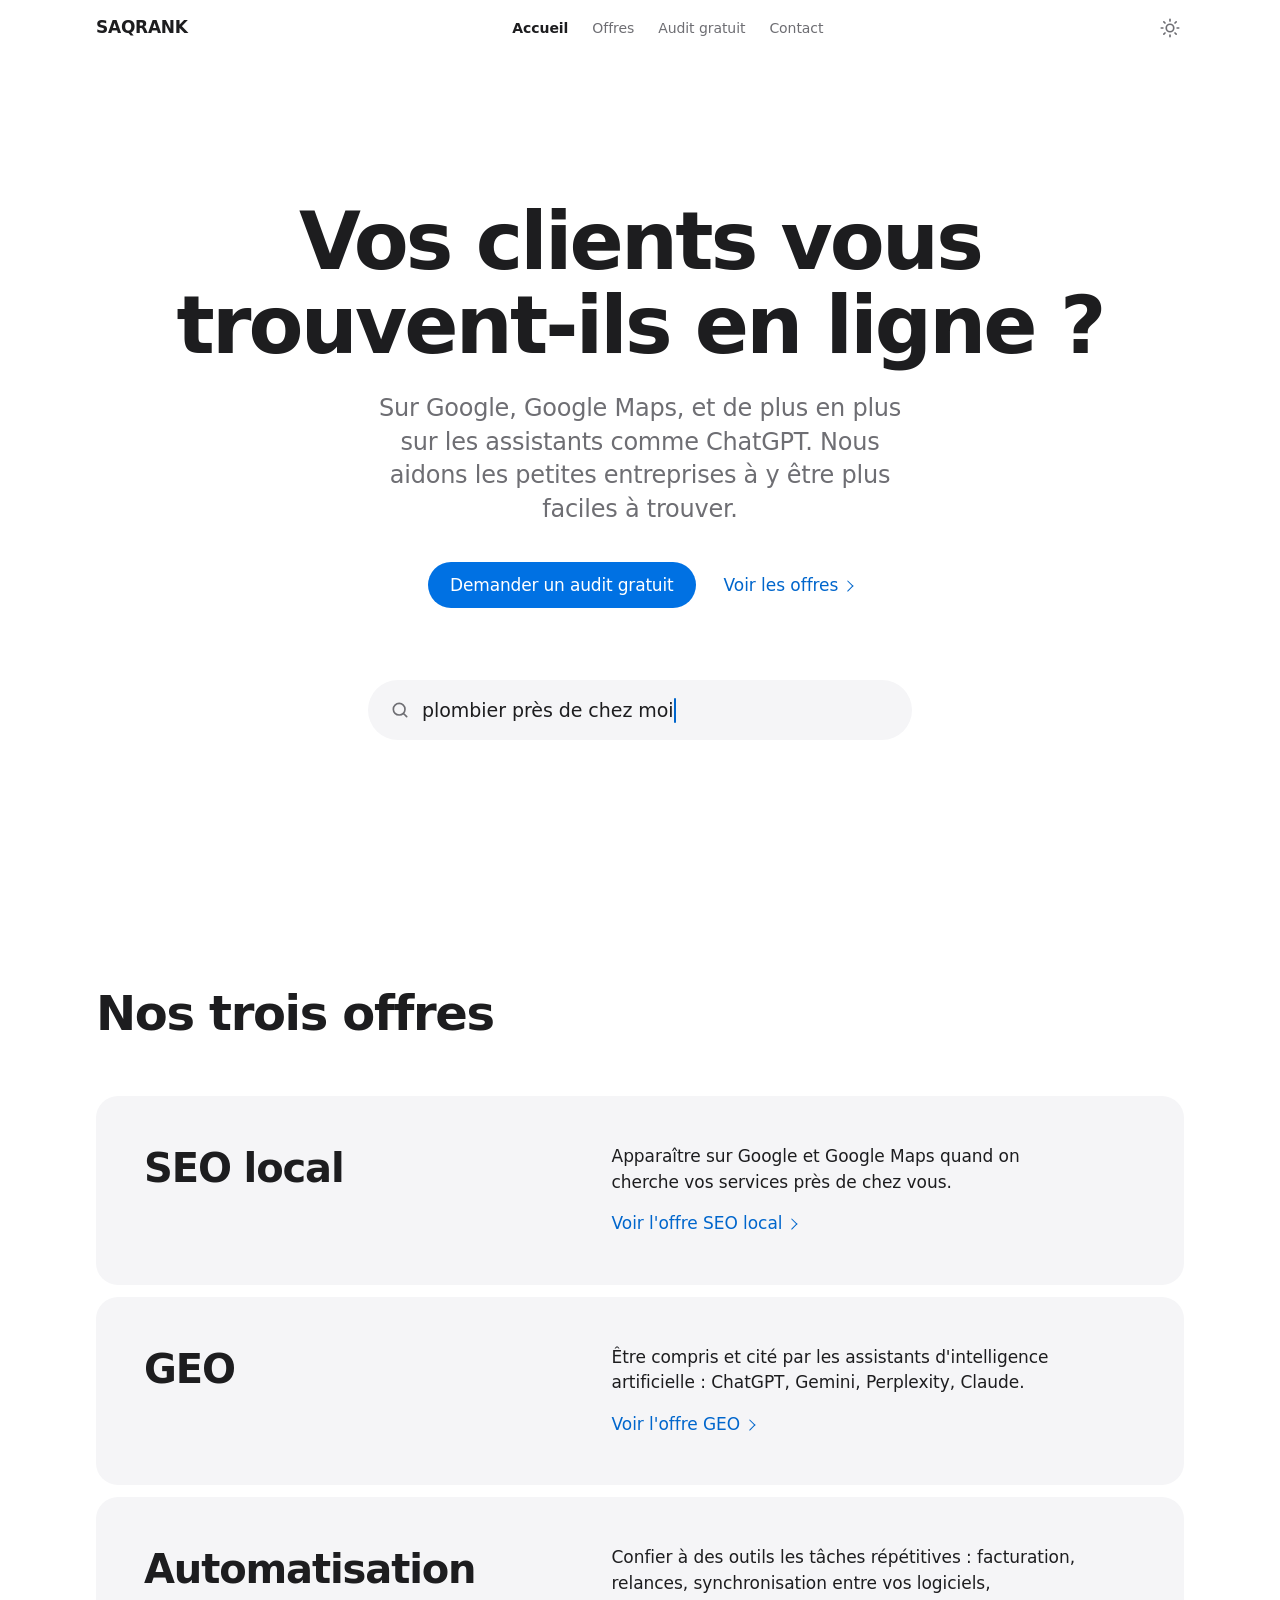
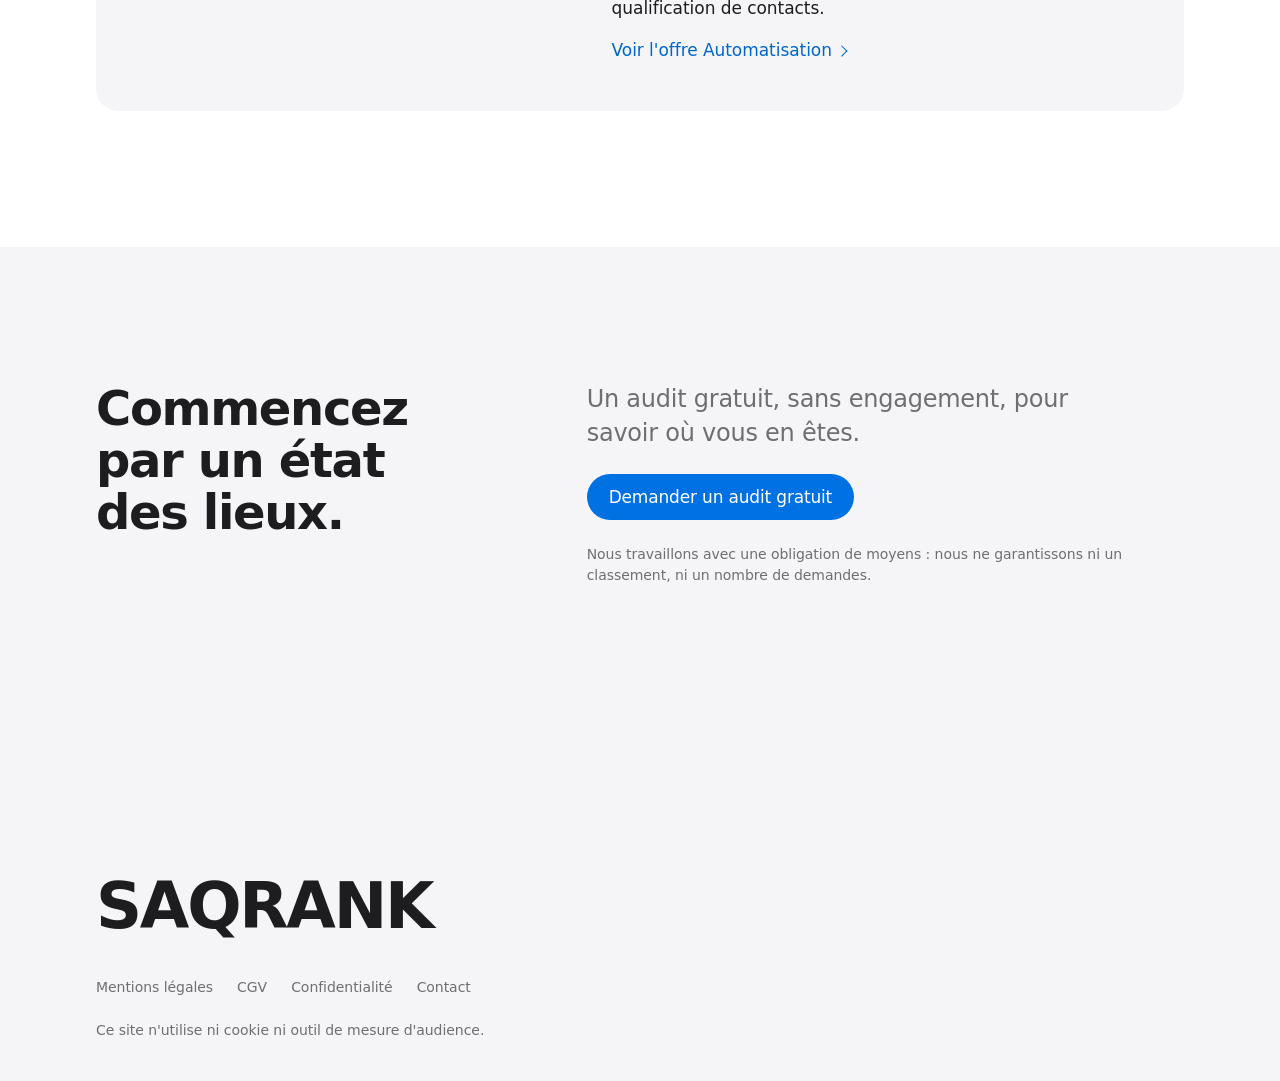
<file: index.html>
<!DOCTYPE html>
<html lang="fr">
<head>
<meta charset="utf-8">
<meta name="viewport" content="width=device-width, initial-scale=1">
<title>SAQRANK — Vos clients vous trouvent-ils en ligne ?</title>
<meta name="description" content="Audit gratuit de votre présence en ligne, SEO local, visibilité dans les assistants IA et automatisation, pour TPE et PME.">
<meta name="application-name" content="SAQRANK">
<meta name="robots" content="noindex, nofollow">
<link rel="canonical" href="https://saqrank.fr/">
<meta name="color-scheme" content="light dark">
<script>(function(d){d.classList.add('js');try{var t=localStorage.getItem('theme');if(t==='light'||t==='dark')d.setAttribute('data-theme',t)}catch(e){}setTimeout(function(){if(!window.__site)d.classList.remove('js')},3000)})(document.documentElement)</script>
<link rel="icon" href="data:,">
<link rel="stylesheet" href="css/style.css">
<script src="js/site.js" defer></script>
<script type="application/ld+json">{"@context": "https://schema.org", "@type": "ProfessionalService", "name": "SAQRANK", "url": "https://saqrank.fr/", "description": "Audit de présence en ligne, SEO local, GEO et automatisation pour TPE et PME.", "areaServed": "Île-de-France", "email": "contact@saqrank.fr"}</script>
</head>
<body>
<a class="evitement" href="#contenu">Aller au contenu</a>
<header class="entete"><div class="conteneur entete__barre">
<a class="logo" href="index.html">SAQRANK</a>
<nav id="menu" class="nav" aria-label="Navigation principale"><a href="index.html" aria-current="page">Accueil</a><a href="offres.html">Offres</a><a href="audit-gratuit.html">Audit gratuit</a><a href="contact.html">Contact</a></nav>
<div class="entete__actions">
<button class="theme" type="button" aria-label="Changer de thème"><svg viewBox="0 0 24 24" aria-hidden="true" focusable="false"><g class="theme__soleil" fill="none" stroke="currentColor" stroke-width="2" stroke-linecap="round"><circle cx="12" cy="12" r="4.5"/><path d="M12 1.5v2M12 20.5v2M1.5 12h2M20.5 12h2M4.6 4.6l1.4 1.4M18 18l1.4 1.4M4.6 19.4L6 18M18 6l1.4-1.4"/></g><path class="theme__lune" fill="currentColor" d="M20.5 14.6A8.5 8.5 0 0 1 9.4 3.5a8.5 8.5 0 1 0 11.1 11.1z"/></svg></button>
<button class="menu-btn" type="button" aria-expanded="false" aria-controls="menu">Menu</button>
</div>
</div></header>
<main id="contenu">
<section class="heros"><div class="conteneur">
<h1>Vos clients vous trouvent-ils en&nbsp;ligne&nbsp;?</h1>
<p class="chapeau">Sur Google, Google Maps, et de plus en plus sur les assistants comme ChatGPT. Nous aidons les petites entreprises à y être plus faciles à trouver.</p>
<p class="actions"><a class="bouton" href="audit-gratuit.html">Demander un audit gratuit</a><a class="lien-fleche" href="offres.html">Voir les offres</a></p>
<div class="recherche" aria-hidden="true">
<svg viewBox="0 0 24 24" fill="none" stroke="currentColor" stroke-width="2" stroke-linecap="round"><circle cx="11" cy="11" r="7"/><path d="m20 20-3.5-3.5"/></svg>
<span class="recherche__texte">plombier près de chez moi</span><span class="recherche__curseur"></span>
</div>
</div></section>

<section class="bloc"><div class="conteneur">
<h2 class="bloc__titre" data-reveal>Nos trois offres</h2>
<div class="tuiles">
<article class="tuile" data-reveal style="--i:1"><h3>SEO local</h3><p>Apparaître sur Google et Google Maps quand on cherche vos services près de chez vous.</p><a class="tuile__lien lien-fleche" href="offres.html#seo-local">Voir l'offre SEO local</a></article>
<article class="tuile" data-reveal style="--i:2"><h3>GEO</h3><p>Être compris et cité par les assistants d'intelligence artificielle : ChatGPT, Gemini, Perplexity, Claude.</p><a class="tuile__lien lien-fleche" href="offres.html#geo">Voir l'offre GEO</a></article>
<article class="tuile" data-reveal style="--i:3"><h3>Automatisation</h3><p>Confier à des outils les tâches répétitives : facturation, relances, synchronisation entre vos logiciels, qualification de contacts.</p><a class="tuile__lien lien-fleche" href="offres.html#automatisation">Voir l'offre Automatisation</a></article>
</div>
</div></section>

<section class="bloc bloc--fond"><div class="conteneur demande duo">
<h2 data-reveal>Commencez par un état des lieux.</h2>
<p class="chapeau" data-reveal style="--i:1">Un audit gratuit, sans engagement, pour savoir où vous en êtes.</p>
<p data-reveal style="--i:2"><a class="bouton" href="audit-gratuit.html">Demander un audit gratuit</a></p>
<p class="note" data-reveal style="--i:3">Nous travaillons avec une obligation de moyens : nous ne garantissons ni un classement, ni un nombre de demandes.</p>
</div></section>
</main>
<footer class="pied"><div class="conteneur">
<p class="pied__nom">SAQRANK</p>
<p class="pied__liens"><a href="mentions-legales.html">Mentions légales</a><a href="cgv.html">CGV</a><a href="confidentialite.html">Confidentialité</a><a href="contact.html">Contact</a></p>
<p class="pied__note">Ce site n'utilise ni cookie ni outil de mesure d'audience.</p>
</div></footer>
</body>
</html>
</file>
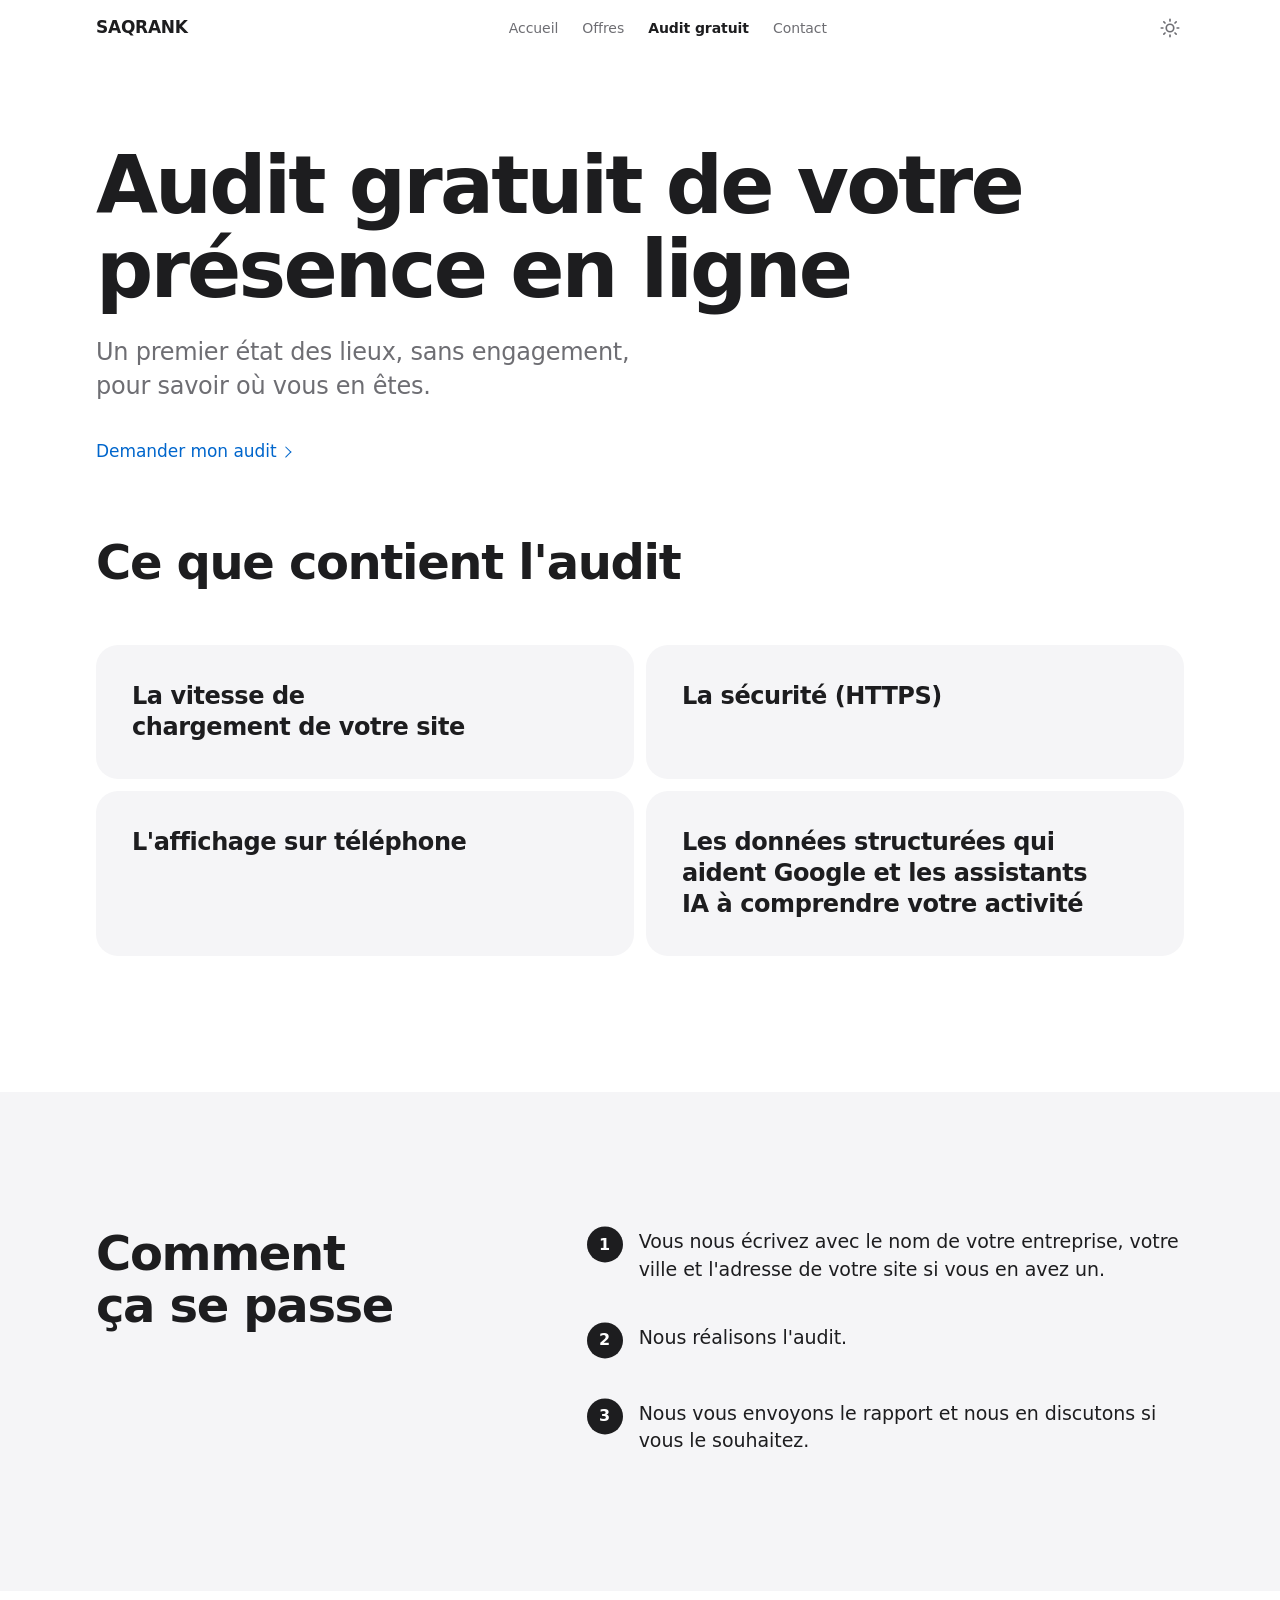
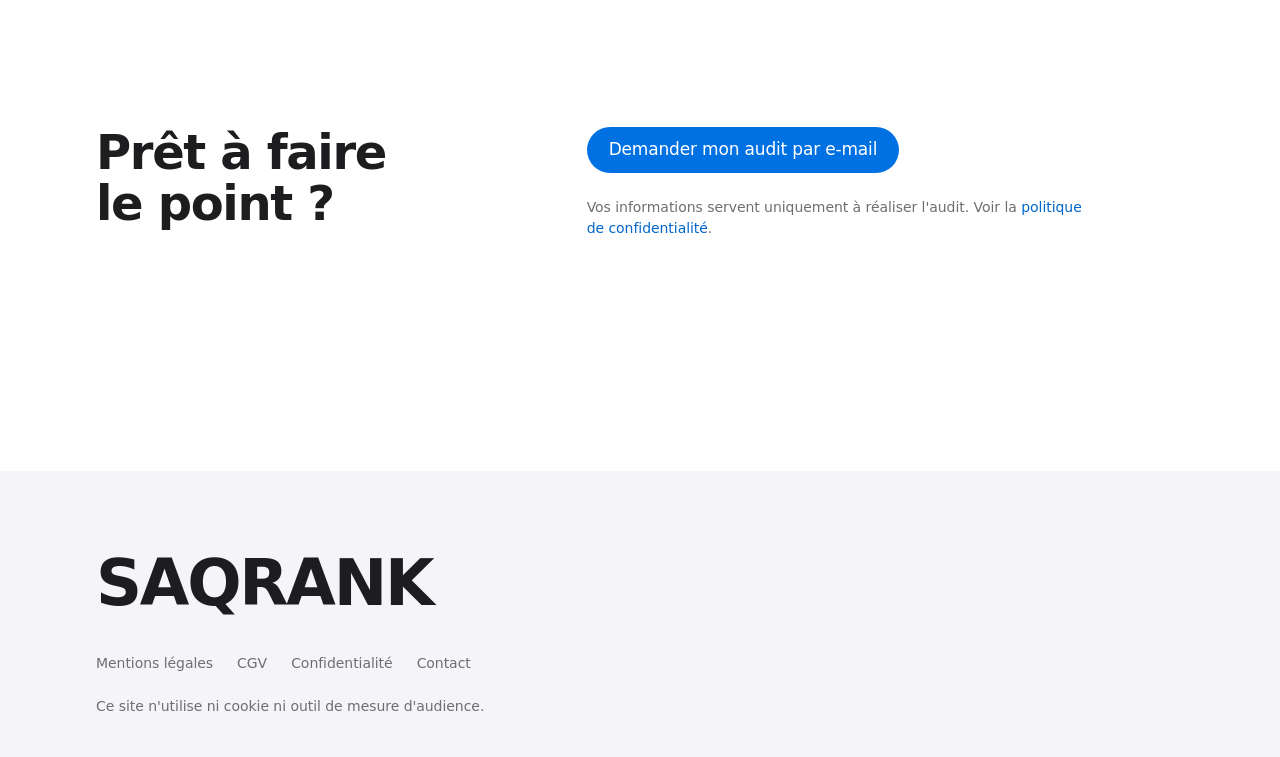
<file: audit-gratuit.html>
<!DOCTYPE html>
<html lang="fr">
<head>
<meta charset="utf-8">
<meta name="viewport" content="width=device-width, initial-scale=1">
<title>Audit gratuit de votre présence en ligne — SAQRANK</title>
<meta name="description" content="Demandez un audit gratuit de votre présence en ligne : vitesse, sécurité, affichage mobile et données structurées de votre site.">
<meta name="application-name" content="SAQRANK">
<meta name="robots" content="noindex, nofollow">
<link rel="canonical" href="https://saqrank.fr/audit-gratuit">
<meta name="color-scheme" content="light dark">
<script>(function(d){d.classList.add('js');try{var t=localStorage.getItem('theme');if(t==='light'||t==='dark')d.setAttribute('data-theme',t)}catch(e){}setTimeout(function(){if(!window.__site)d.classList.remove('js')},3000)})(document.documentElement)</script>
<link rel="icon" href="data:,">
<link rel="stylesheet" href="css/style.css">
<script src="js/site.js" defer></script>
</head>
<body>
<a class="evitement" href="#contenu">Aller au contenu</a>
<header class="entete"><div class="conteneur entete__barre">
<a class="logo" href="index.html">SAQRANK</a>
<nav id="menu" class="nav" aria-label="Navigation principale"><a href="index.html">Accueil</a><a href="offres.html">Offres</a><a href="audit-gratuit.html" aria-current="page">Audit gratuit</a><a href="contact.html">Contact</a></nav>
<div class="entete__actions">
<button class="theme" type="button" aria-label="Changer de thème"><svg viewBox="0 0 24 24" aria-hidden="true" focusable="false"><g class="theme__soleil" fill="none" stroke="currentColor" stroke-width="2" stroke-linecap="round"><circle cx="12" cy="12" r="4.5"/><path d="M12 1.5v2M12 20.5v2M1.5 12h2M20.5 12h2M4.6 4.6l1.4 1.4M18 18l1.4 1.4M4.6 19.4L6 18M18 6l1.4-1.4"/></g><path class="theme__lune" fill="currentColor" d="M20.5 14.6A8.5 8.5 0 0 1 9.4 3.5a8.5 8.5 0 1 0 11.1 11.1z"/></svg></button>
<button class="menu-btn" type="button" aria-expanded="false" aria-controls="menu">Menu</button>
</div>
</div></header>
<main id="contenu">
<section class="heros heros--page"><div class="conteneur">
<h1>Audit gratuit de votre présence en ligne</h1>
<p class="chapeau">Un premier état des lieux, sans engagement, pour savoir où vous en êtes.</p>
<p class="actions"><a class="lien-fleche" href="#demande">Demander mon audit</a></p>
</div></section>

<section class="bloc"><div class="conteneur">
<h2 class="bloc__titre" data-reveal>Ce que contient l'audit</h2>
<ul class="points">
<li data-reveal style="--i:1">La vitesse de chargement de votre site</li>
<li data-reveal style="--i:2">La sécurité (HTTPS)</li>
<li data-reveal style="--i:3">L'affichage sur téléphone</li>
<li data-reveal style="--i:4">Les données structurées qui aident Google et les assistants IA à comprendre votre activité</li>
</ul>
</div></section>

<section class="bloc bloc--fond"><div class="conteneur duo">
<h2 class="bloc__titre" data-reveal>Comment ça se passe</h2>
<ol class="etapes">
<li data-reveal style="--i:1">Vous nous écrivez avec le nom de votre entreprise, votre ville et l'adresse de votre site si vous en avez un.</li>
<li data-reveal style="--i:2">Nous réalisons l'audit.</li>
<li data-reveal style="--i:3">Nous vous envoyons le rapport et nous en discutons si vous le souhaitez.</li>
</ol>
</div></section>

<section class="bloc" id="demande"><div class="conteneur demande duo">
<h2 data-reveal>Prêt à faire le point&nbsp;?</h2>
<p data-reveal style="--i:1"><a class="bouton" href="mailto:contact@saqrank.fr?subject=Demande%20d%27audit%20gratuit&body=Bonjour%2C%0A%0AJe%20souhaite%20recevoir%20un%20audit%20gratuit%20de%20ma%20pr%C3%A9sence%20en%20ligne.%0A%0ANom%20de%20l%27entreprise%20%3A%0AActivit%C3%A9%20%3A%0AVille%20%3A%0ASite%20web%20%28si%20vous%20en%20avez%20un%29%20%3A%0AVotre%20nom%20%3A%0AT%C3%A9l%C3%A9phone%20%28facultatif%29%20%3A%0A%0ACe%20qui%20m%27int%C3%A9resse%20%28gardez%20ce%20qui%20convient%29%20%3A%0ASEO%20local%20%2F%20Visibilit%C3%A9%20dans%20les%20assistants%20IA%20%2F%20Automatisation%20%2F%20Je%20ne%20sais%20pas%20encore%0A%0AUn%20mot%20si%20vous%20voulez%20nous%20en%20dire%20plus%20%3A%0A%0AMerci%2C%0A">Demander mon audit par e-mail</a></p>
<p class="note" data-reveal style="--i:2">Vos informations servent uniquement à réaliser l'audit. Voir la <a href="confidentialite.html">politique de confidentialité</a>.</p>
</div></section>
</main>
<footer class="pied"><div class="conteneur">
<p class="pied__nom">SAQRANK</p>
<p class="pied__liens"><a href="mentions-legales.html">Mentions légales</a><a href="cgv.html">CGV</a><a href="confidentialite.html">Confidentialité</a><a href="contact.html">Contact</a></p>
<p class="pied__note">Ce site n'utilise ni cookie ni outil de mesure d'audience.</p>
</div></footer>
</body>
</html>
</file>
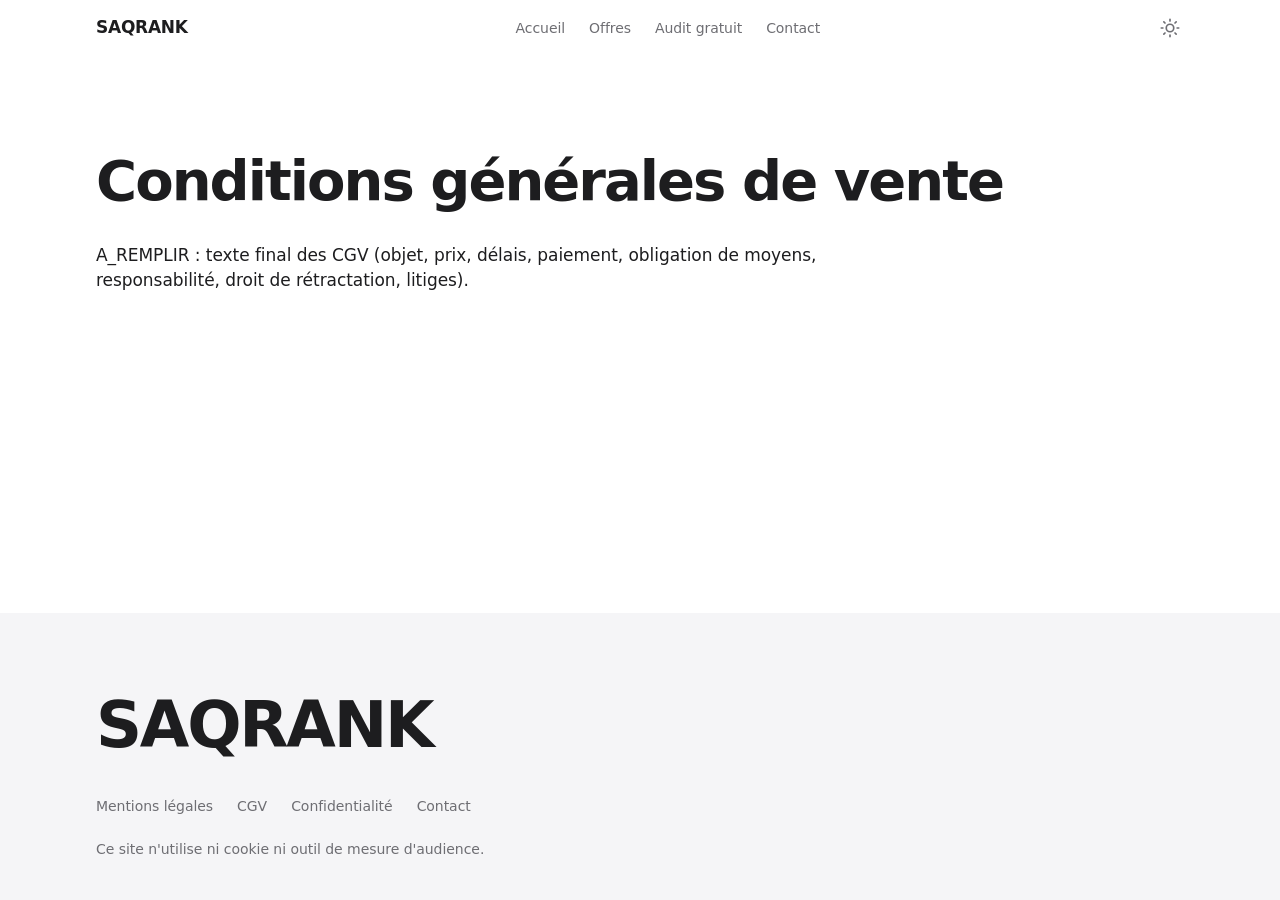
<file: cgv.html>
<!DOCTYPE html>
<html lang="fr">
<head>
<meta charset="utf-8">
<meta name="viewport" content="width=device-width, initial-scale=1">
<title>Conditions générales de vente — SAQRANK</title>
<meta name="description" content="Conditions générales de vente.">
<meta name="application-name" content="SAQRANK">
<meta name="robots" content="noindex, nofollow">
<link rel="canonical" href="https://saqrank.fr/cgv">
<meta name="color-scheme" content="light dark">
<script>(function(d){d.classList.add('js');try{var t=localStorage.getItem('theme');if(t==='light'||t==='dark')d.setAttribute('data-theme',t)}catch(e){}setTimeout(function(){if(!window.__site)d.classList.remove('js')},3000)})(document.documentElement)</script>
<link rel="icon" href="data:,">
<link rel="stylesheet" href="css/style.css">
<script src="js/site.js" defer></script>
</head>
<body>
<a class="evitement" href="#contenu">Aller au contenu</a>
<header class="entete"><div class="conteneur entete__barre">
<a class="logo" href="index.html">SAQRANK</a>
<nav id="menu" class="nav" aria-label="Navigation principale"><a href="index.html">Accueil</a><a href="offres.html">Offres</a><a href="audit-gratuit.html">Audit gratuit</a><a href="contact.html">Contact</a></nav>
<div class="entete__actions">
<button class="theme" type="button" aria-label="Changer de thème"><svg viewBox="0 0 24 24" aria-hidden="true" focusable="false"><g class="theme__soleil" fill="none" stroke="currentColor" stroke-width="2" stroke-linecap="round"><circle cx="12" cy="12" r="4.5"/><path d="M12 1.5v2M12 20.5v2M1.5 12h2M20.5 12h2M4.6 4.6l1.4 1.4M18 18l1.4 1.4M4.6 19.4L6 18M18 6l1.4-1.4"/></g><path class="theme__lune" fill="currentColor" d="M20.5 14.6A8.5 8.5 0 0 1 9.4 3.5a8.5 8.5 0 1 0 11.1 11.1z"/></svg></button>
<button class="menu-btn" type="button" aria-expanded="false" aria-controls="menu">Menu</button>
</div>
</div></header>
<main id="contenu">
<div class="conteneur texte">
<h1>Conditions générales de vente</h1>
<p>A_REMPLIR : texte final des CGV (objet, prix, délais, paiement, obligation de moyens, responsabilité, droit de rétractation, litiges).</p>
</div>
</main>
<footer class="pied"><div class="conteneur">
<p class="pied__nom">SAQRANK</p>
<p class="pied__liens"><a href="mentions-legales.html">Mentions légales</a><a href="cgv.html">CGV</a><a href="confidentialite.html">Confidentialité</a><a href="contact.html">Contact</a></p>
<p class="pied__note">Ce site n'utilise ni cookie ni outil de mesure d'audience.</p>
</div></footer>
</body>
</html>
</file>
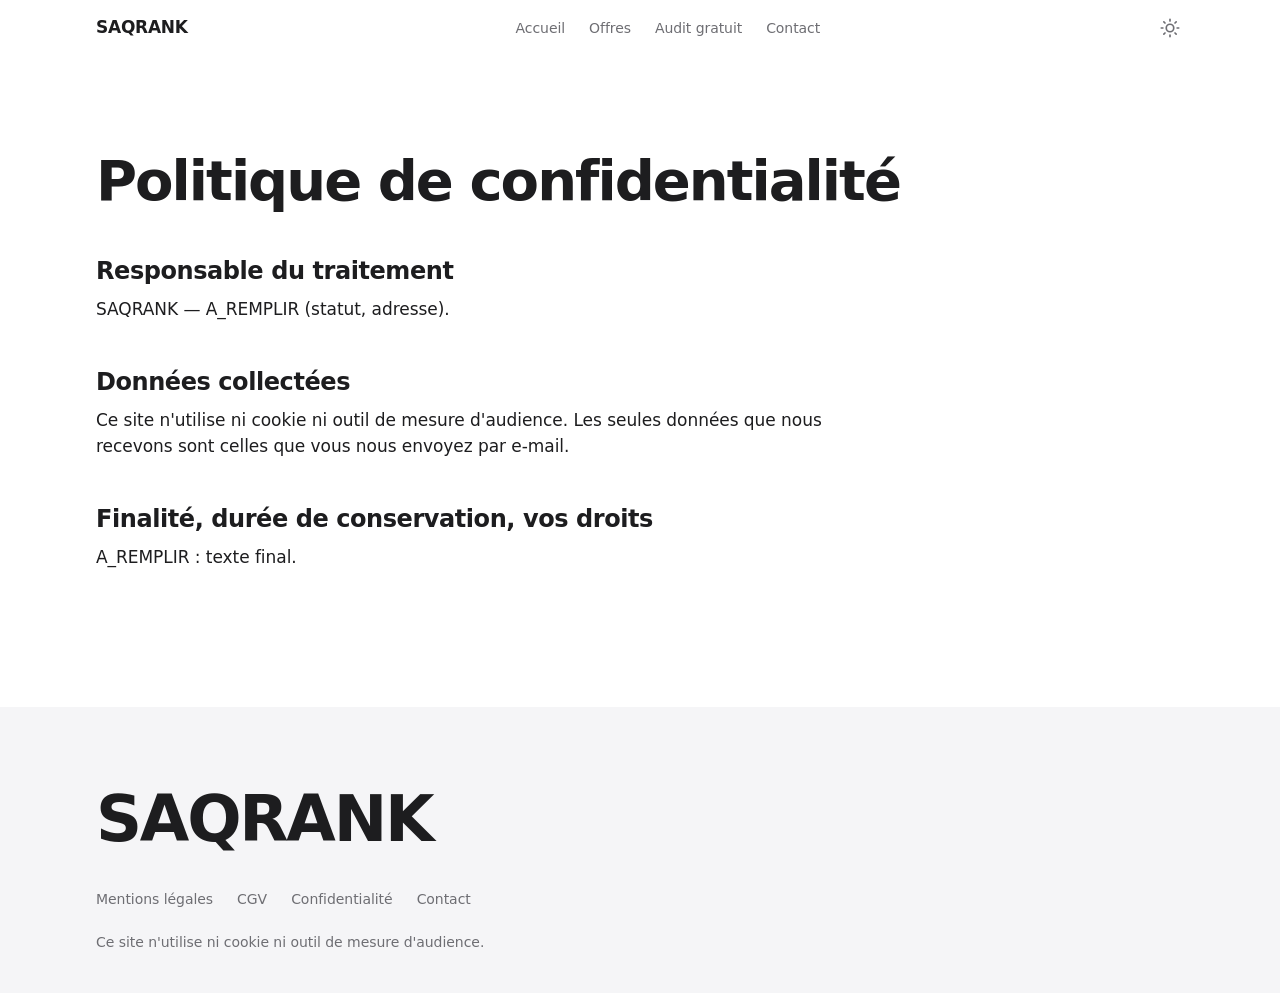
<file: confidentialite.html>
<!DOCTYPE html>
<html lang="fr">
<head>
<meta charset="utf-8">
<meta name="viewport" content="width=device-width, initial-scale=1">
<title>Politique de confidentialité — SAQRANK</title>
<meta name="description" content="Politique de confidentialité du site.">
<meta name="application-name" content="SAQRANK">
<meta name="robots" content="noindex, nofollow">
<link rel="canonical" href="https://saqrank.fr/confidentialite">
<meta name="color-scheme" content="light dark">
<script>(function(d){d.classList.add('js');try{var t=localStorage.getItem('theme');if(t==='light'||t==='dark')d.setAttribute('data-theme',t)}catch(e){}setTimeout(function(){if(!window.__site)d.classList.remove('js')},3000)})(document.documentElement)</script>
<link rel="icon" href="data:,">
<link rel="stylesheet" href="css/style.css">
<script src="js/site.js" defer></script>
</head>
<body>
<a class="evitement" href="#contenu">Aller au contenu</a>
<header class="entete"><div class="conteneur entete__barre">
<a class="logo" href="index.html">SAQRANK</a>
<nav id="menu" class="nav" aria-label="Navigation principale"><a href="index.html">Accueil</a><a href="offres.html">Offres</a><a href="audit-gratuit.html">Audit gratuit</a><a href="contact.html">Contact</a></nav>
<div class="entete__actions">
<button class="theme" type="button" aria-label="Changer de thème"><svg viewBox="0 0 24 24" aria-hidden="true" focusable="false"><g class="theme__soleil" fill="none" stroke="currentColor" stroke-width="2" stroke-linecap="round"><circle cx="12" cy="12" r="4.5"/><path d="M12 1.5v2M12 20.5v2M1.5 12h2M20.5 12h2M4.6 4.6l1.4 1.4M18 18l1.4 1.4M4.6 19.4L6 18M18 6l1.4-1.4"/></g><path class="theme__lune" fill="currentColor" d="M20.5 14.6A8.5 8.5 0 0 1 9.4 3.5a8.5 8.5 0 1 0 11.1 11.1z"/></svg></button>
<button class="menu-btn" type="button" aria-expanded="false" aria-controls="menu">Menu</button>
</div>
</div></header>
<main id="contenu">
<div class="conteneur texte">
<h1>Politique de confidentialité</h1>
<h2>Responsable du traitement</h2>
<p>SAQRANK — A_REMPLIR (statut, adresse).</p>
<h2>Données collectées</h2>
<p>Ce site n'utilise ni cookie ni outil de mesure d'audience. Les seules données que nous recevons sont celles que vous nous envoyez par e-mail.</p>
<h2>Finalité, durée de conservation, vos droits</h2>
<p>A_REMPLIR : texte final.</p>
</div>
</main>
<footer class="pied"><div class="conteneur">
<p class="pied__nom">SAQRANK</p>
<p class="pied__liens"><a href="mentions-legales.html">Mentions légales</a><a href="cgv.html">CGV</a><a href="confidentialite.html">Confidentialité</a><a href="contact.html">Contact</a></p>
<p class="pied__note">Ce site n'utilise ni cookie ni outil de mesure d'audience.</p>
</div></footer>
</body>
</html>
</file>
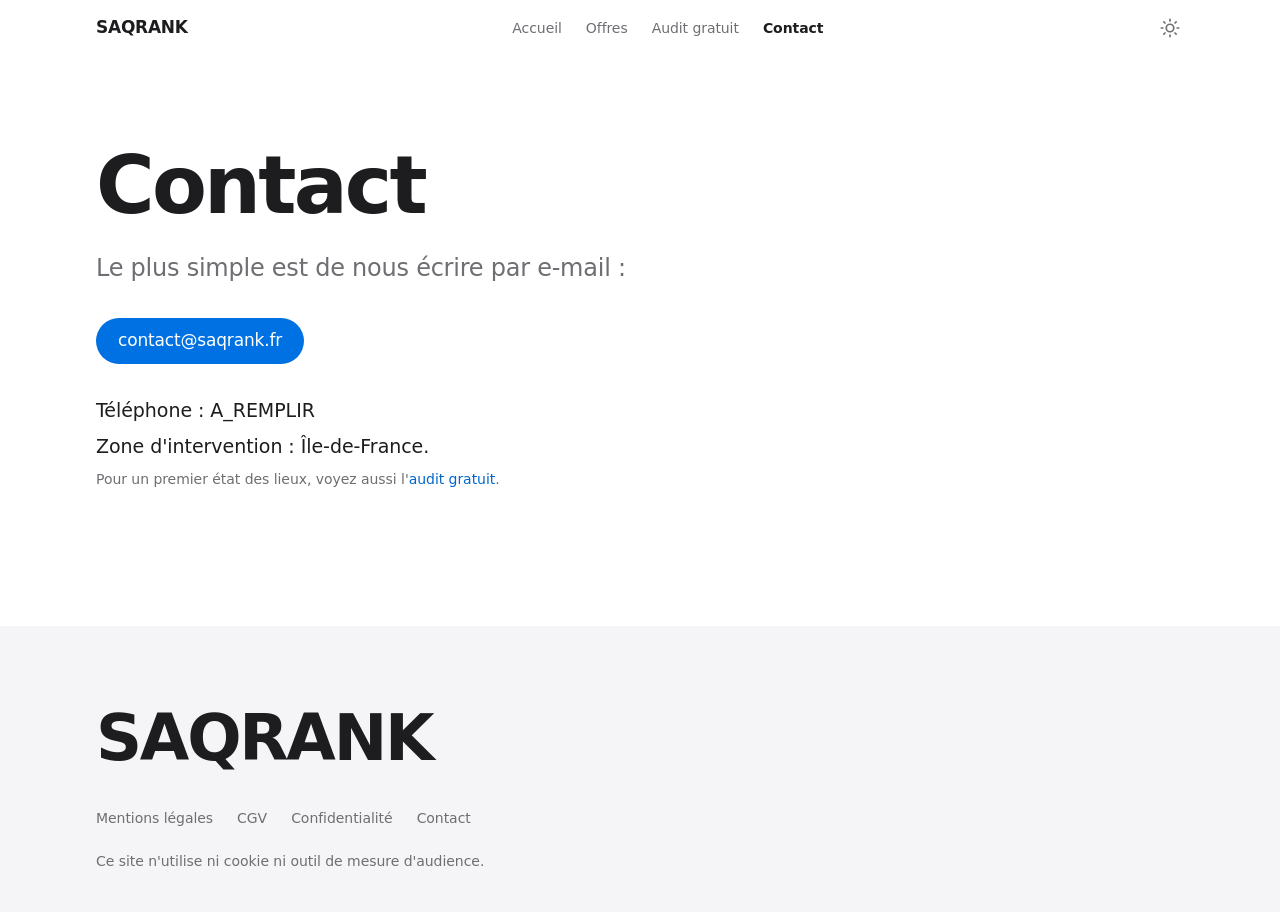
<file: contact.html>
<!DOCTYPE html>
<html lang="fr">
<head>
<meta charset="utf-8">
<meta name="viewport" content="width=device-width, initial-scale=1">
<title>Contact — SAQRANK</title>
<meta name="description" content="Contactez-nous par e-mail pour un audit gratuit ou une question sur nos offres.">
<meta name="application-name" content="SAQRANK">
<meta name="robots" content="noindex, nofollow">
<link rel="canonical" href="https://saqrank.fr/contact">
<meta name="color-scheme" content="light dark">
<script>(function(d){d.classList.add('js');try{var t=localStorage.getItem('theme');if(t==='light'||t==='dark')d.setAttribute('data-theme',t)}catch(e){}setTimeout(function(){if(!window.__site)d.classList.remove('js')},3000)})(document.documentElement)</script>
<link rel="icon" href="data:,">
<link rel="stylesheet" href="css/style.css">
<script src="js/site.js" defer></script>
</head>
<body>
<a class="evitement" href="#contenu">Aller au contenu</a>
<header class="entete"><div class="conteneur entete__barre">
<a class="logo" href="index.html">SAQRANK</a>
<nav id="menu" class="nav" aria-label="Navigation principale"><a href="index.html">Accueil</a><a href="offres.html">Offres</a><a href="audit-gratuit.html">Audit gratuit</a><a href="contact.html" aria-current="page">Contact</a></nav>
<div class="entete__actions">
<button class="theme" type="button" aria-label="Changer de thème"><svg viewBox="0 0 24 24" aria-hidden="true" focusable="false"><g class="theme__soleil" fill="none" stroke="currentColor" stroke-width="2" stroke-linecap="round"><circle cx="12" cy="12" r="4.5"/><path d="M12 1.5v2M12 20.5v2M1.5 12h2M20.5 12h2M4.6 4.6l1.4 1.4M18 18l1.4 1.4M4.6 19.4L6 18M18 6l1.4-1.4"/></g><path class="theme__lune" fill="currentColor" d="M20.5 14.6A8.5 8.5 0 0 1 9.4 3.5a8.5 8.5 0 1 0 11.1 11.1z"/></svg></button>
<button class="menu-btn" type="button" aria-expanded="false" aria-controls="menu">Menu</button>
</div>
</div></header>
<main id="contenu">
<section class="heros heros--page"><div class="conteneur">
<h1>Contact</h1>
<p class="chapeau">Le plus simple est de nous écrire par e-mail :</p>
</div></section>

<section class="bloc bloc--serre"><div class="conteneur coordonnees">
<p data-reveal><a class="bouton" href="mailto:contact@saqrank.fr">contact@saqrank.fr</a></p>
<p data-reveal style="--i:1">Téléphone : A_REMPLIR</p>
<p data-reveal style="--i:2">Zone d'intervention : Île-de-France.</p>
<p class="note" data-reveal style="--i:3">Pour un premier état des lieux, voyez aussi l'<a href="audit-gratuit.html">audit gratuit</a>.</p>
</div></section>
</main>
<footer class="pied"><div class="conteneur">
<p class="pied__nom">SAQRANK</p>
<p class="pied__liens"><a href="mentions-legales.html">Mentions légales</a><a href="cgv.html">CGV</a><a href="confidentialite.html">Confidentialité</a><a href="contact.html">Contact</a></p>
<p class="pied__note">Ce site n'utilise ni cookie ni outil de mesure d'audience.</p>
</div></footer>
</body>
</html>
</file>
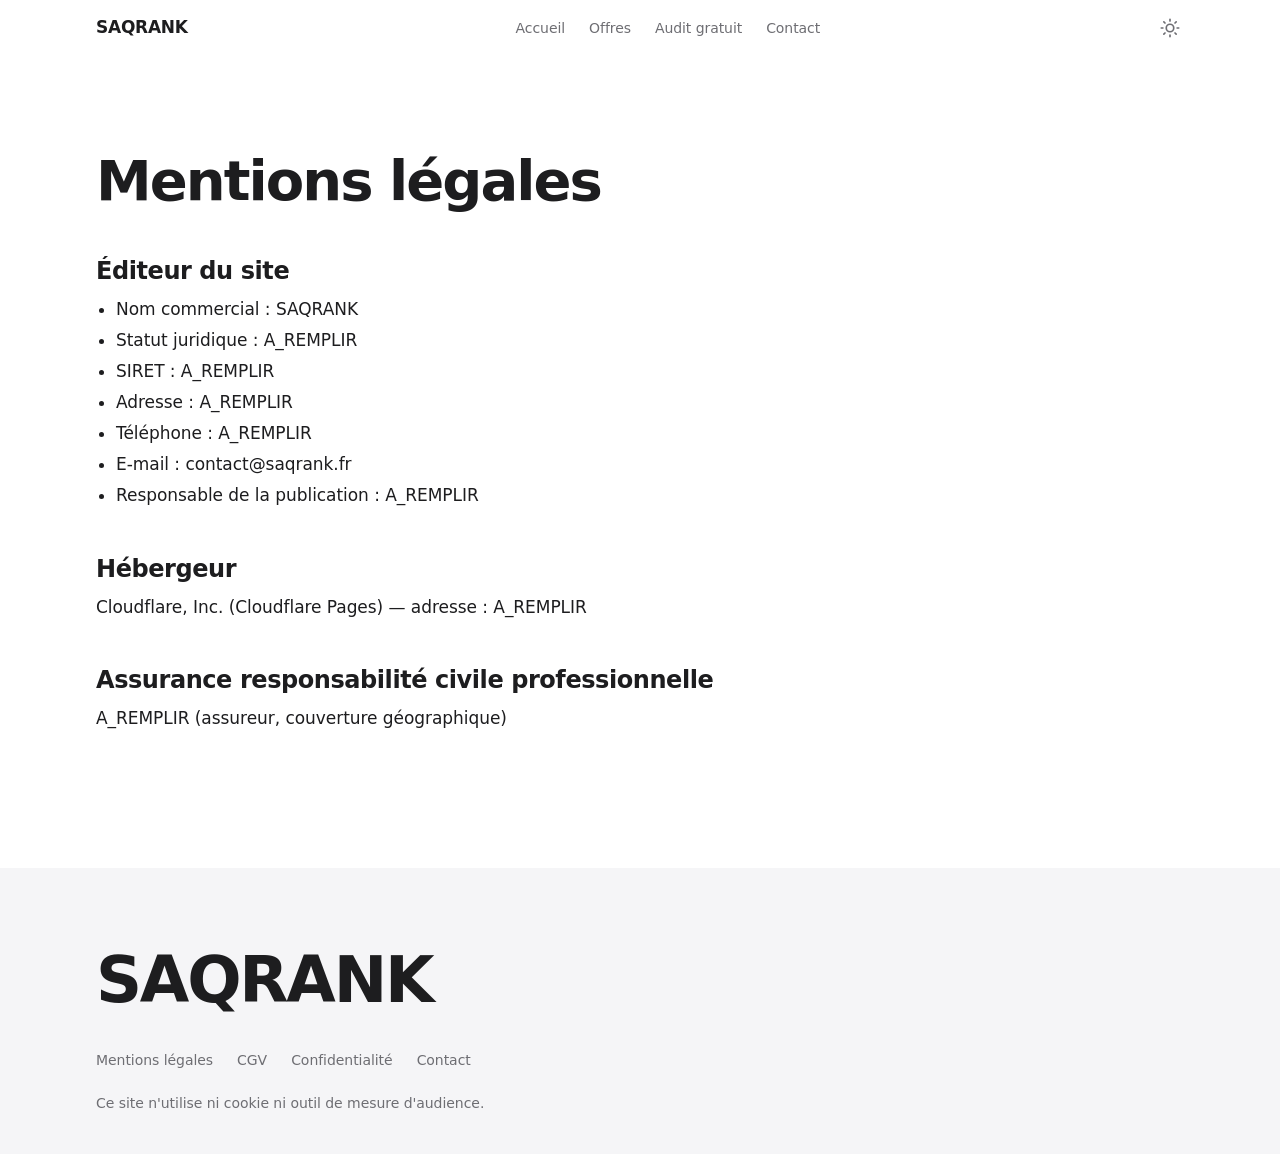
<file: mentions-legales.html>
<!DOCTYPE html>
<html lang="fr">
<head>
<meta charset="utf-8">
<meta name="viewport" content="width=device-width, initial-scale=1">
<title>Mentions légales — SAQRANK</title>
<meta name="description" content="Mentions légales du site.">
<meta name="application-name" content="SAQRANK">
<meta name="robots" content="noindex, nofollow">
<link rel="canonical" href="https://saqrank.fr/mentions-legales">
<meta name="color-scheme" content="light dark">
<script>(function(d){d.classList.add('js');try{var t=localStorage.getItem('theme');if(t==='light'||t==='dark')d.setAttribute('data-theme',t)}catch(e){}setTimeout(function(){if(!window.__site)d.classList.remove('js')},3000)})(document.documentElement)</script>
<link rel="icon" href="data:,">
<link rel="stylesheet" href="css/style.css">
<script src="js/site.js" defer></script>
</head>
<body>
<a class="evitement" href="#contenu">Aller au contenu</a>
<header class="entete"><div class="conteneur entete__barre">
<a class="logo" href="index.html">SAQRANK</a>
<nav id="menu" class="nav" aria-label="Navigation principale"><a href="index.html">Accueil</a><a href="offres.html">Offres</a><a href="audit-gratuit.html">Audit gratuit</a><a href="contact.html">Contact</a></nav>
<div class="entete__actions">
<button class="theme" type="button" aria-label="Changer de thème"><svg viewBox="0 0 24 24" aria-hidden="true" focusable="false"><g class="theme__soleil" fill="none" stroke="currentColor" stroke-width="2" stroke-linecap="round"><circle cx="12" cy="12" r="4.5"/><path d="M12 1.5v2M12 20.5v2M1.5 12h2M20.5 12h2M4.6 4.6l1.4 1.4M18 18l1.4 1.4M4.6 19.4L6 18M18 6l1.4-1.4"/></g><path class="theme__lune" fill="currentColor" d="M20.5 14.6A8.5 8.5 0 0 1 9.4 3.5a8.5 8.5 0 1 0 11.1 11.1z"/></svg></button>
<button class="menu-btn" type="button" aria-expanded="false" aria-controls="menu">Menu</button>
</div>
</div></header>
<main id="contenu">
<div class="conteneur texte">
<h1>Mentions légales</h1>
<h2>Éditeur du site</h2>
<ul>
<li>Nom commercial : SAQRANK</li>
<li>Statut juridique : A_REMPLIR</li>
<li>SIRET : A_REMPLIR</li>
<li>Adresse : A_REMPLIR</li>
<li>Téléphone : A_REMPLIR</li>
<li>E-mail : contact@saqrank.fr</li>
<li>Responsable de la publication : A_REMPLIR</li>
</ul>
<h2>Hébergeur</h2>
<p>Cloudflare, Inc. (Cloudflare Pages) — adresse : A_REMPLIR</p>
<h2>Assurance responsabilité civile professionnelle</h2>
<p>A_REMPLIR (assureur, couverture géographique)</p>
</div>
</main>
<footer class="pied"><div class="conteneur">
<p class="pied__nom">SAQRANK</p>
<p class="pied__liens"><a href="mentions-legales.html">Mentions légales</a><a href="cgv.html">CGV</a><a href="confidentialite.html">Confidentialité</a><a href="contact.html">Contact</a></p>
<p class="pied__note">Ce site n'utilise ni cookie ni outil de mesure d'audience.</p>
</div></footer>
</body>
</html>
</file>
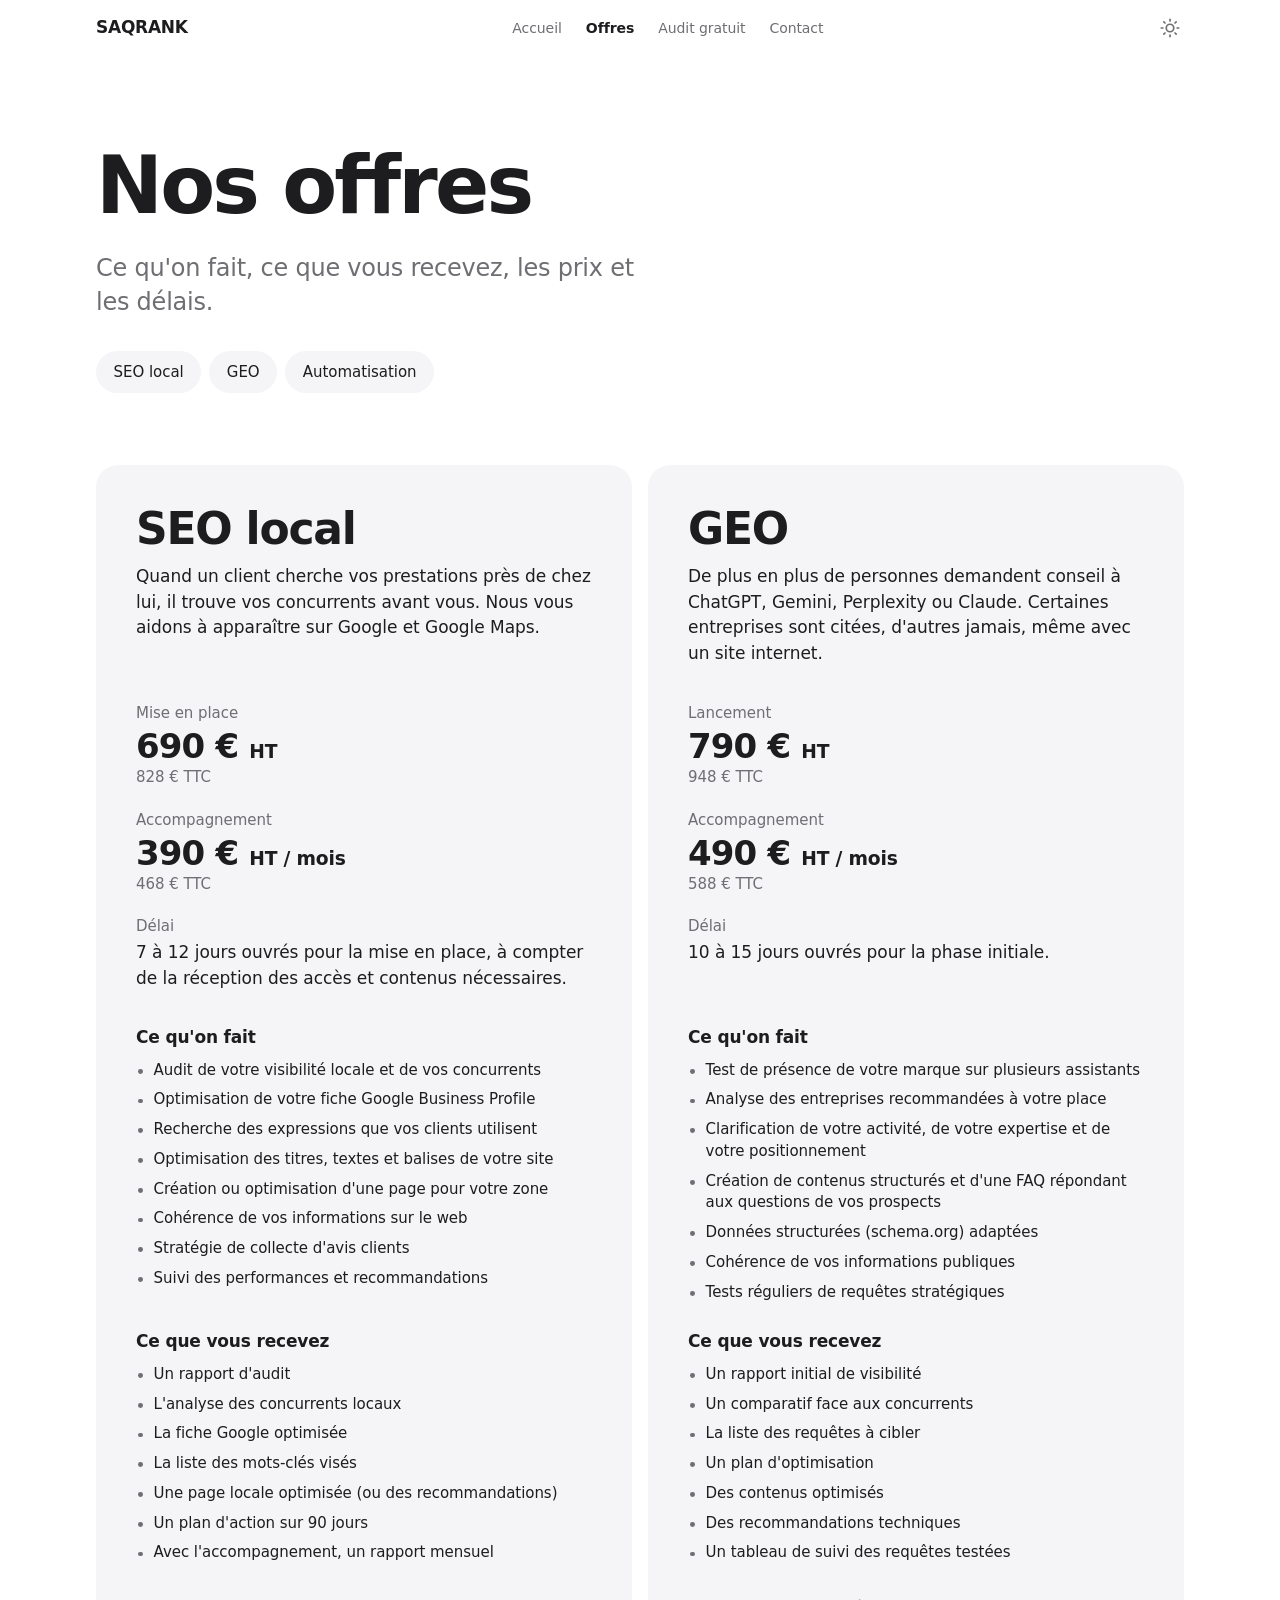
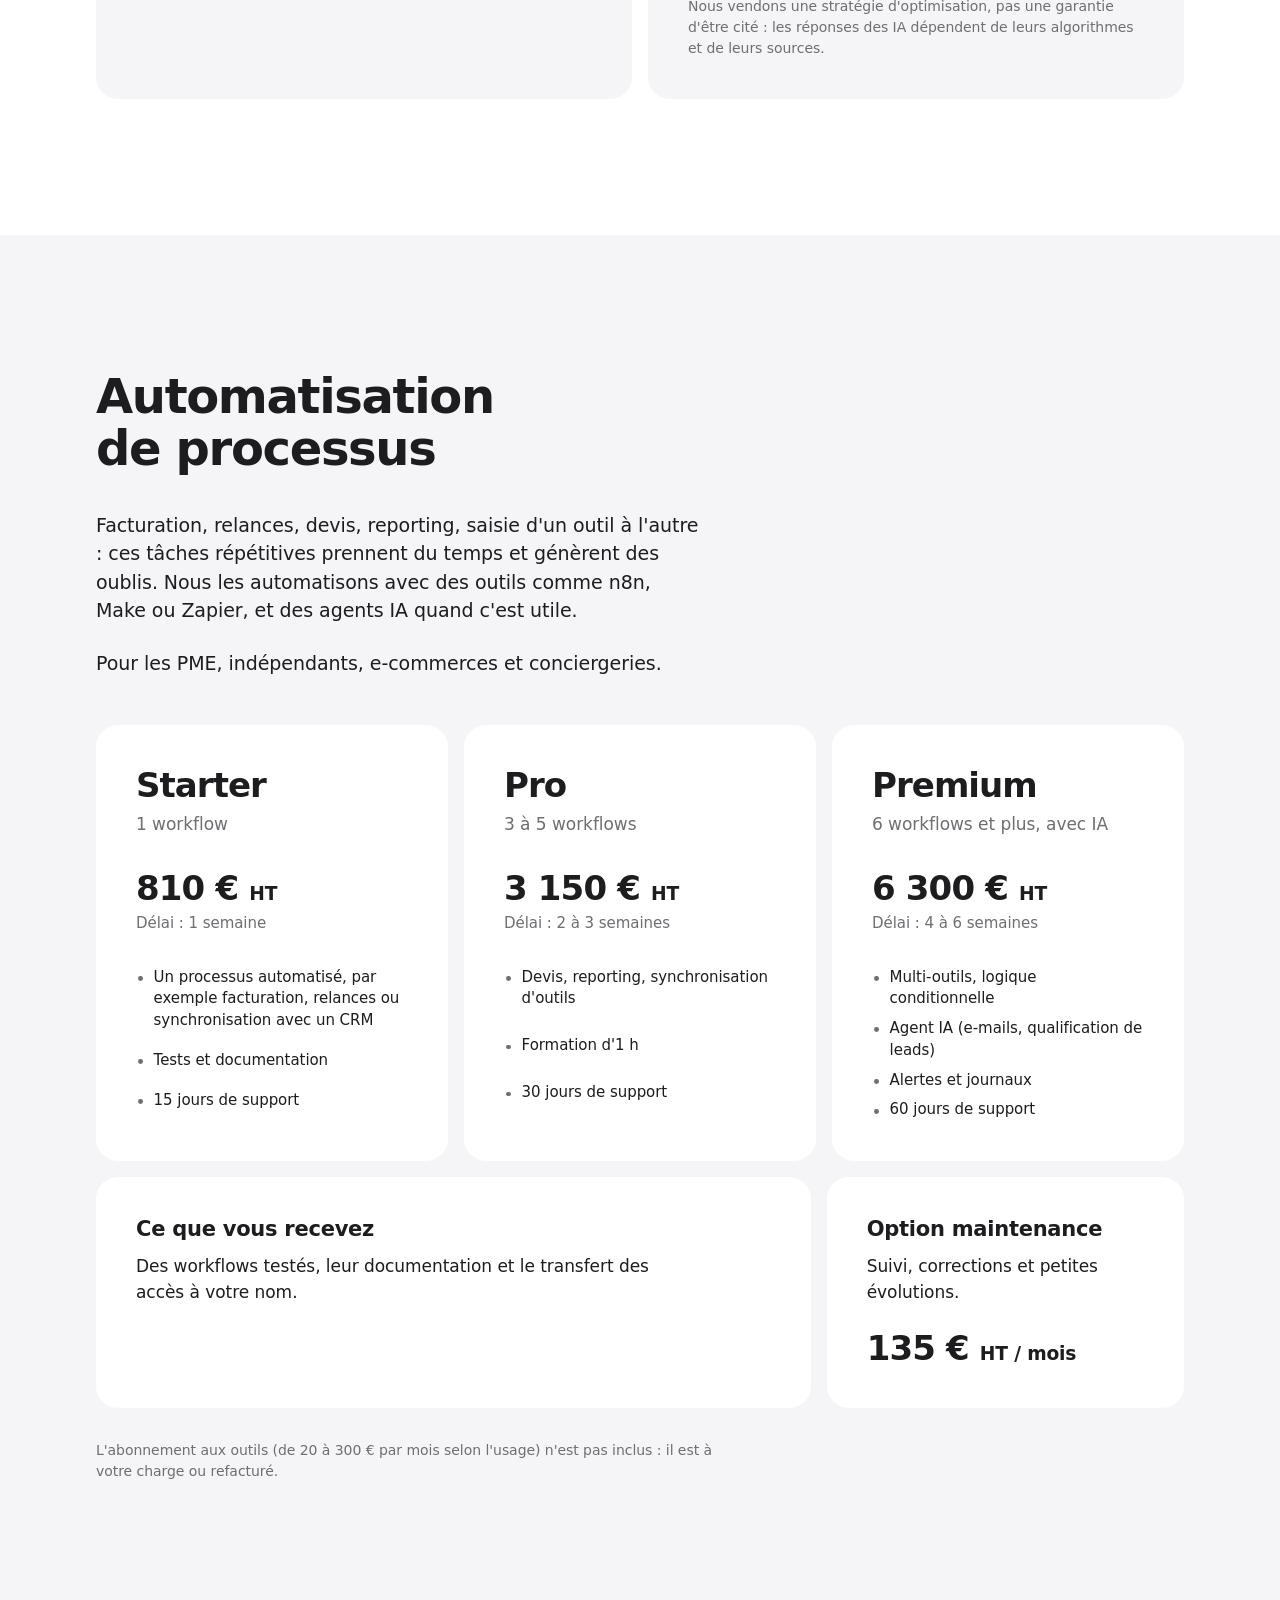
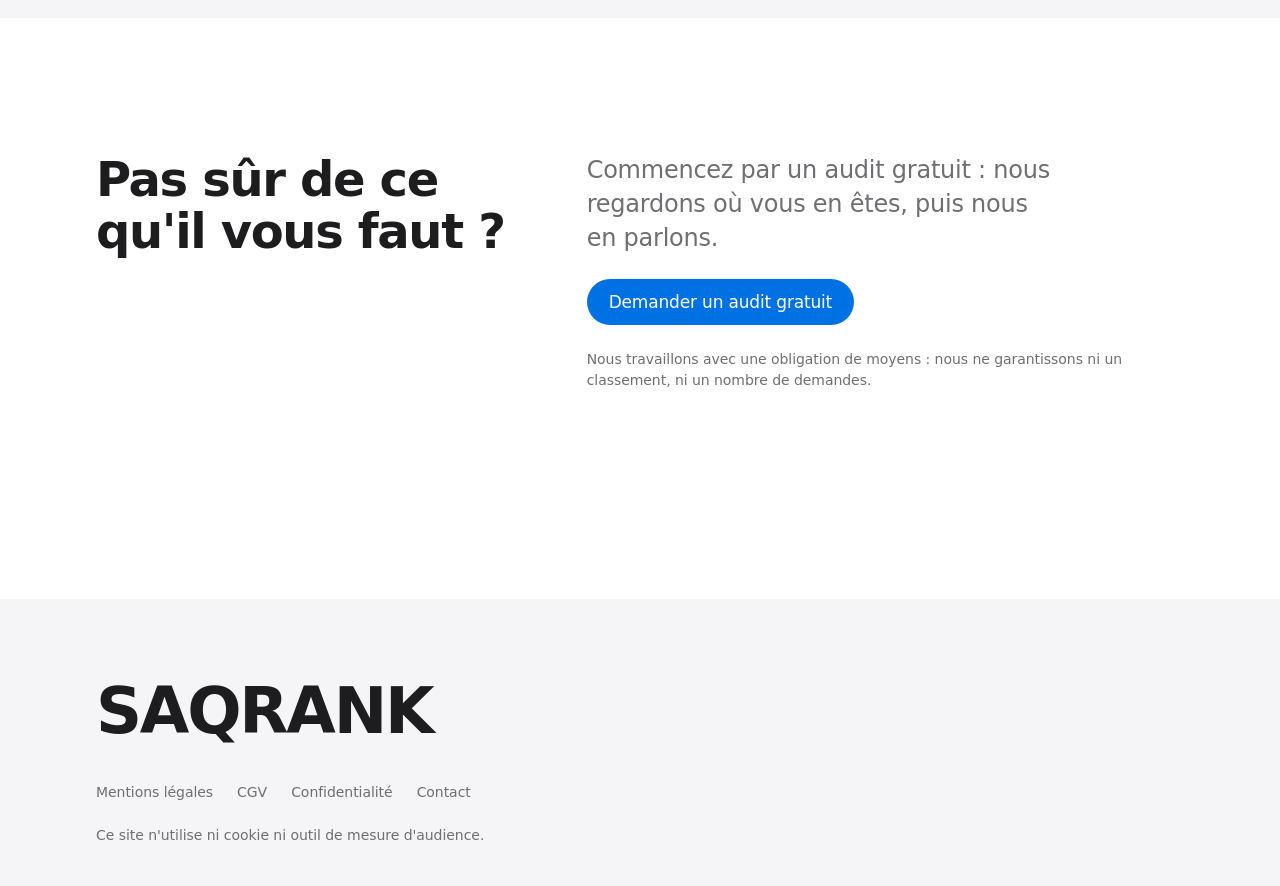
<file: offres.html>
<!DOCTYPE html>
<html lang="fr">
<head>
<meta charset="utf-8">
<meta name="viewport" content="width=device-width, initial-scale=1">
<title>Offres : SEO local, GEO, automatisation — SAQRANK</title>
<meta name="description" content="SEO local, GEO (visibilité dans les assistants IA) et automatisation : ce qu'on fait, ce qu'on livre, les prix et les délais.">
<meta name="application-name" content="SAQRANK">
<meta name="robots" content="noindex, nofollow">
<link rel="canonical" href="https://saqrank.fr/offres">
<meta name="color-scheme" content="light dark">
<script>(function(d){d.classList.add('js');try{var t=localStorage.getItem('theme');if(t==='light'||t==='dark')d.setAttribute('data-theme',t)}catch(e){}setTimeout(function(){if(!window.__site)d.classList.remove('js')},3000)})(document.documentElement)</script>
<link rel="icon" href="data:,">
<link rel="stylesheet" href="css/style.css">
<script src="js/site.js" defer></script>
<script type="application/ld+json">{"@context": "https://schema.org", "@graph": [{"@type": "Service", "name": "SEO local", "description": "Visibilité locale sur Google et Google Maps : audit, fiche Google Business Profile, mots-clés, pages locales, avis.", "provider": {"@type": "ProfessionalService", "name": "SAQRANK", "url": "https://saqrank.fr/"}}, {"@type": "Service", "name": "GEO", "description": "Optimisation de la présence d'une entreprise dans les réponses des assistants d'IA.", "provider": {"@type": "ProfessionalService", "name": "SAQRANK", "url": "https://saqrank.fr/"}}, {"@type": "Service", "name": "Automatisation de processus", "description": "Automatisation de processus avec n8n, Make ou Zapier et agents IA, pour PME, indépendants, e-commerces et conciergeries.", "provider": {"@type": "ProfessionalService", "name": "SAQRANK", "url": "https://saqrank.fr/"}}]}</script>
</head>
<body>
<a class="evitement" href="#contenu">Aller au contenu</a>
<header class="entete"><div class="conteneur entete__barre">
<a class="logo" href="index.html">SAQRANK</a>
<nav id="menu" class="nav" aria-label="Navigation principale"><a href="index.html">Accueil</a><a href="offres.html" aria-current="page">Offres</a><a href="audit-gratuit.html">Audit gratuit</a><a href="contact.html">Contact</a></nav>
<div class="entete__actions">
<button class="theme" type="button" aria-label="Changer de thème"><svg viewBox="0 0 24 24" aria-hidden="true" focusable="false"><g class="theme__soleil" fill="none" stroke="currentColor" stroke-width="2" stroke-linecap="round"><circle cx="12" cy="12" r="4.5"/><path d="M12 1.5v2M12 20.5v2M1.5 12h2M20.5 12h2M4.6 4.6l1.4 1.4M18 18l1.4 1.4M4.6 19.4L6 18M18 6l1.4-1.4"/></g><path class="theme__lune" fill="currentColor" d="M20.5 14.6A8.5 8.5 0 0 1 9.4 3.5a8.5 8.5 0 1 0 11.1 11.1z"/></svg></button>
<button class="menu-btn" type="button" aria-expanded="false" aria-controls="menu">Menu</button>
</div>
</div></header>
<main id="contenu">
<section class="heros heros--page"><div class="conteneur">
<h1>Nos offres</h1>
<p class="chapeau">Ce qu'on fait, ce que vous recevez, les prix et les délais.</p>
<nav class="ancres" aria-label="Aller à une offre"><a href="#seo-local">SEO local</a><a href="#geo">GEO</a><a href="#automatisation">Automatisation</a></nav>
</div></section>

<section class="bloc" aria-label="SEO local et GEO"><div class="conteneur formules">
<article class="carte formule" id="seo-local" data-reveal style="--i:0">
<div><h2>SEO local</h2><p class="formule__accroche">Quand un client cherche vos prestations près de chez lui, il trouve vos concurrents avant vous. Nous vous aidons à apparaître sur Google et Google Maps.</p></div>
<dl class="tarifs"><div><dt>Mise en place</dt><dd><span class="prix">690&nbsp;€&nbsp;<small>HT</small></span><span class="ttc">828 € TTC</span></dd></div><div><dt>Accompagnement</dt><dd><span class="prix">390&nbsp;€&nbsp;<small>HT / mois</small></span><span class="ttc">468 € TTC</span></dd></div><div><dt>Délai</dt><dd>7 à 12 jours ouvrés pour la mise en place, à compter de la réception des accès et contenus nécessaires.</dd></div></dl>
<div class="formule__bloc"><h3 class="liste-titre">Ce qu'on fait</h3><ul class="liste"><li>Audit de votre visibilité locale et de vos concurrents</li><li>Optimisation de votre fiche Google Business Profile</li><li>Recherche des expressions que vos clients utilisent</li><li>Optimisation des titres, textes et balises de votre site</li><li>Création ou optimisation d'une page pour votre zone</li><li>Cohérence de vos informations sur le web</li><li>Stratégie de collecte d'avis clients</li><li>Suivi des performances et recommandations</li></ul></div>
<div class="formule__bloc"><h3 class="liste-titre">Ce que vous recevez</h3><ul class="liste"><li>Un rapport d'audit</li><li>L'analyse des concurrents locaux</li><li>La fiche Google optimisée</li><li>La liste des mots-clés visés</li><li>Une page locale optimisée (ou des recommandations)</li><li>Un plan d'action sur 90 jours</li><li>Avec l'accompagnement, un rapport mensuel</li></ul></div>

</article>
<article class="carte formule" id="geo" data-reveal style="--i:1">
<div><h2>GEO</h2><p class="formule__accroche">De plus en plus de personnes demandent conseil à ChatGPT, Gemini, Perplexity ou Claude. Certaines entreprises sont citées, d'autres jamais, même avec un site internet.</p></div>
<dl class="tarifs"><div><dt>Lancement</dt><dd><span class="prix">790&nbsp;€&nbsp;<small>HT</small></span><span class="ttc">948 € TTC</span></dd></div><div><dt>Accompagnement</dt><dd><span class="prix">490&nbsp;€&nbsp;<small>HT / mois</small></span><span class="ttc">588 € TTC</span></dd></div><div><dt>Délai</dt><dd>10 à 15 jours ouvrés pour la phase initiale.</dd></div></dl>
<div class="formule__bloc"><h3 class="liste-titre">Ce qu'on fait</h3><ul class="liste"><li>Test de présence de votre marque sur plusieurs assistants</li><li>Analyse des entreprises recommandées à votre place</li><li>Clarification de votre activité, de votre expertise et de votre positionnement</li><li>Création de contenus structurés et d'une FAQ répondant aux questions de vos prospects</li><li>Données structurées (schema.org) adaptées</li><li>Cohérence de vos informations publiques</li><li>Tests réguliers de requêtes stratégiques</li></ul></div>
<div class="formule__bloc"><h3 class="liste-titre">Ce que vous recevez</h3><ul class="liste"><li>Un rapport initial de visibilité</li><li>Un comparatif face aux concurrents</li><li>La liste des requêtes à cibler</li><li>Un plan d'optimisation</li><li>Des contenus optimisés</li><li>Des recommandations techniques</li><li>Un tableau de suivi des requêtes testées</li></ul></div>
<p class="note">Nous vendons une stratégie d'optimisation, pas une garantie d'être cité : les réponses des IA dépendent de leurs algorithmes et de leurs sources.</p>
</article>
</div></section>

<section class="bloc bloc--fond" id="automatisation"><div class="conteneur">
<h2 class="bloc__titre" data-reveal>Automatisation de processus</h2>
<p class="bloc__intro" data-reveal style="--i:1">Facturation, relances, devis, reporting, saisie d'un outil à l'autre : ces tâches répétitives prennent du temps et génèrent des oublis. Nous les automatisons avec des outils comme n8n, Make ou Zapier, et des agents IA quand c'est utile.</p>
<p class="bloc__intro" data-reveal style="--i:2">Pour les PME, indépendants, e-commerces et conciergeries.</p>
<div class="paliers">
<article class="carte palier" data-reveal style="--i:0">
<div><h3>Starter</h3><p class="volume">1 workflow</p></div>
<div class="palier__tarif"><span class="prix">810&nbsp;€&nbsp;<small>HT</small></span><span class="delai">Délai : 1 semaine</span></div>
<ul class="liste"><li>Un processus automatisé, par exemple facturation, relances ou synchronisation avec un CRM</li><li>Tests et documentation</li><li>15 jours de support</li></ul>
</article>
<article class="carte palier" data-reveal style="--i:1">
<div><h3>Pro</h3><p class="volume">3 à 5 workflows</p></div>
<div class="palier__tarif"><span class="prix">3&nbsp;150&nbsp;€&nbsp;<small>HT</small></span><span class="delai">Délai : 2 à 3 semaines</span></div>
<ul class="liste"><li>Devis, reporting, synchronisation d'outils</li><li>Formation d'1 h</li><li>30 jours de support</li></ul>
</article>
<article class="carte palier" data-reveal style="--i:2">
<div><h3>Premium</h3><p class="volume">6 workflows et plus, avec IA</p></div>
<div class="palier__tarif"><span class="prix">6&nbsp;300&nbsp;€&nbsp;<small>HT</small></span><span class="delai">Délai : 4 à 6 semaines</span></div>
<ul class="liste"><li>Multi-outils, logique conditionnelle</li><li>Agent IA (e-mails, qualification de leads)</li><li>Alertes et journaux</li><li>60 jours de support</li></ul>
</article>
</div>
<div class="automat__bas">
<div class="carte recevez" data-reveal><h3>Ce que vous recevez</h3><p>Des workflows testés, leur documentation et le transfert des accès à votre nom.</p></div>
<article class="carte maintenance" data-reveal style="--i:1"><div><h3>Option maintenance</h3><p>Suivi, corrections et petites évolutions.</p></div><span class="prix">135&nbsp;€&nbsp;<small>HT / mois</small></span></article>
</div>
<p class="note automat__note" data-reveal>L'abonnement aux outils (de 20 à 300 € par mois selon l'usage) n'est pas inclus : il est à votre charge ou refacturé.</p>
</div></section>

<section class="bloc"><div class="conteneur demande duo">
<h2 data-reveal>Pas sûr de ce qu'il vous faut&nbsp;?</h2>
<p class="chapeau" data-reveal style="--i:1">Commencez par un audit gratuit : nous regardons où vous en êtes, puis nous en parlons.</p>
<p data-reveal style="--i:2"><a class="bouton" href="audit-gratuit.html">Demander un audit gratuit</a></p>
<p class="note" data-reveal style="--i:3">Nous travaillons avec une obligation de moyens : nous ne garantissons ni un classement, ni un nombre de demandes.</p>
</div></section>
</main>
<footer class="pied"><div class="conteneur">
<p class="pied__nom">SAQRANK</p>
<p class="pied__liens"><a href="mentions-legales.html">Mentions légales</a><a href="cgv.html">CGV</a><a href="confidentialite.html">Confidentialité</a><a href="contact.html">Contact</a></p>
<p class="pied__note">Ce site n'utilise ni cookie ni outil de mesure d'audience.</p>
</div></footer>
</body>
</html>
</file>
<file: css/style.css>
/* ==========================================================================
   SAQRANK : feuille de style unique
   Polices système, aucun appel externe. Thème clair / sombre :
   suit le système, forçable via [data-theme] (posé avant affichage).
   ========================================================================== */

/* ---------- Jetons ---------- */
:root {
  color-scheme: light dark;

  --fond: #ffffff;
  --fond-2: #f5f5f7;
  --fond-3: #e8e8ed;
  --surface-survol: #efeff2;
  --encre: #1d1d1f;
  --encre-2: #6e6e73;
  --accent: #0066cc;
  --bouton: #0071e3;
  --bouton-survol: #0077ed;
  --bouton-encre: #ffffff;
  --ligne: rgba(0, 0, 0, 0.1);
  --entete: rgba(255, 255, 255, 0.72);
  --ombre: 0 22px 44px -24px rgba(0, 0, 0, 0.28);
  --selection: rgba(0, 113, 227, 0.22);

  --police: system-ui, -apple-system, BlinkMacSystemFont, "Segoe UI Variable Text", "Segoe UI", Roboto, "Helvetica Neue", Arial, sans-serif;
  --police-titre: system-ui, -apple-system, BlinkMacSystemFont, "Segoe UI Variable Display", "Segoe UI", Roboto, "Helvetica Neue", Arial, sans-serif;

  --gouttiere: 1rem;
  --largeur: 68rem;         /* 1088px : une seule largeur pour tout le site */
  --rayon: 1.375rem;
  --entete-h: 3.25rem;
  --section: clamp(4.5rem, 12vw, 8.5rem);

  /* Mouvement : durées, courbes, distances */
  --t-instant: 100ms;
  --t-rapide: 200ms;
  --t-normal: 450ms;
  --t-lent: 900ms;
  --ease-sortie: cubic-bezier(0.22, 1, 0.36, 1);
  --ease-sym: cubic-bezier(0.65, 0, 0.35, 1);
  --ressort: cubic-bezier(0.34, 1.36, 0.64, 1);
  --montee: 1.5rem;
  --decalage: 70ms;
}

/* Ressort légèrement sous-amorti (~0.8), seulement si le navigateur sait le dessiner */
@supports (transition-timing-function: linear(0, 1)) {
  :root {
    --ressort: linear(0, 0.06 2.5%, 0.24 6%, 0.54 11%, 0.82 17%, 0.98 23%, 1.045 29%, 1.055 34%, 1.035 41%, 1.01 50%, 0.997 62%, 1);
  }
}

@media (min-width: 48em) {
  :root { --gouttiere: 1.5rem; --entete-h: 3.5rem; }
}

/* Sombre : préférence système, sauf si l'utilisateur a forcé le clair */
@media (prefers-color-scheme: dark) {
  :root:not([data-theme="light"]) {
    --fond: #000000;
    --fond-2: #161617;
    --fond-3: #2c2c2e;
    --surface-survol: #1e1e20;
    --encre: #f5f5f7;
    --encre-2: #a1a1a6;
    --accent: #2997ff;
    --bouton: #0071e3;
    --bouton-survol: #0a7cf0;
    --ligne: rgba(255, 255, 255, 0.14);
    --entete: rgba(22, 22, 23, 0.72);
    --ombre: 0 22px 44px -24px rgba(0, 0, 0, 0.9);
    --selection: rgba(41, 151, 255, 0.35);
  }
}

:root[data-theme="dark"] {
  color-scheme: dark;
  --fond: #000000;
  --fond-2: #161617;
  --fond-3: #2c2c2e;
  --surface-survol: #1e1e20;
  --encre: #f5f5f7;
  --encre-2: #a1a1a6;
  --accent: #2997ff;
  --bouton: #0071e3;
  --bouton-survol: #0a7cf0;
  --ligne: rgba(255, 255, 255, 0.14);
  --entete: rgba(22, 22, 23, 0.72);
  --ombre: 0 22px 44px -24px rgba(0, 0, 0, 0.9);
  --selection: rgba(41, 151, 255, 0.35);
}

:root[data-theme="light"] { color-scheme: light; }

/* ---------- Base ---------- */
*, *::before, *::after { box-sizing: border-box; }

html {
  -webkit-text-size-adjust: 100%;
  text-size-adjust: 100%;
  scrollbar-color: var(--fond-3) var(--fond);
  scroll-padding-top: calc(var(--entete-h) + 1rem);
}

body {
  margin: 0;
  min-height: 100vh;
  display: flex;
  flex-direction: column;
  background: var(--fond);
  color: var(--encre);
  font-family: var(--police);
  font-size: 1.0625rem; /* 17px */
  line-height: 1.5;
  letter-spacing: -0.003em;
  -webkit-font-smoothing: antialiased;
  -moz-osx-font-smoothing: grayscale;
  text-rendering: optimizeLegibility;
  accent-color: var(--bouton);
  caret-color: var(--accent);
}

main { flex: 1; }

::selection { background: var(--selection); color: var(--encre); }

h1, h2, h3 {
  font-family: var(--police-titre);
  font-optical-sizing: auto;
  color: var(--encre);
  text-wrap: balance;
  margin: 0;
}

h1 {
  font-size: clamp(2.25rem, 7.4vw, 5rem);
  line-height: 1.05;
  font-weight: 700;
  letter-spacing: -0.035em;
}

h2 {
  font-size: clamp(1.875rem, 5vw, 3rem);
  line-height: 1.08;
  font-weight: 700;
  letter-spacing: -0.028em;
}

h3 {
  font-size: 1.3125rem;
  line-height: 1.2;
  font-weight: 600;
  letter-spacing: -0.012em;
}

p, ul, ol, dl { margin: 0; }
p { text-wrap: pretty; }

a {
  color: var(--accent);
  text-decoration: none;
  text-underline-offset: 0.2em;
  text-decoration-thickness: 0.06em;
}
a:hover { text-decoration: underline; }

:focus-visible {
  outline: 3px solid var(--accent);
  outline-offset: 3px;
  border-radius: 6px;
}

.evitement {
  position: absolute;
  left: var(--gouttiere);
  top: -4rem;
  z-index: 100;
  padding: 0.6rem 1rem;
  border-radius: 999px;
  background: var(--encre);
  color: var(--fond);
  font-weight: 600;
}
.evitement:focus { top: 0.5rem; text-decoration: none; }

.conteneur {
  width: min(100% - 2 * var(--gouttiere), var(--largeur));
  margin-inline: auto;
}

/* ---------- En-tête translucide ---------- */
.entete {
  position: sticky;
  top: 0;
  z-index: 50;
  transition: box-shadow var(--t-normal) var(--ease-sortie);
}
.entete::before {
  content: "";
  position: absolute;
  inset: 0;
  z-index: -1;
  background: var(--entete);
  -webkit-backdrop-filter: saturate(180%) blur(20px);
  backdrop-filter: saturate(180%) blur(20px);
}
.entete.est-defile { box-shadow: 0 1px 0 var(--ligne); }

.entete__barre {
  display: flex;
  align-items: center;
  justify-content: space-between;
  gap: 1rem;
  min-height: var(--entete-h);
}

.logo {
  color: var(--encre);
  font-family: var(--police-titre);
  font-weight: 600;
  font-size: 1.0625rem;
  letter-spacing: -0.015em;
  white-space: nowrap;
}
.logo:hover { text-decoration: none; opacity: 0.75; }

.nav { display: flex; flex-wrap: wrap; gap: 0.25rem 1.5rem; }
.nav a {
  color: var(--encre-2);
  font-size: 0.875rem;
  letter-spacing: -0.005em;
  padding-block: 0.5rem;
  transition: color var(--t-rapide) ease;
}
.nav a:hover { color: var(--encre); text-decoration: none; }
.nav a[aria-current="page"] { color: var(--encre); font-weight: 600; }

.entete__actions { display: flex; align-items: center; gap: 0.25rem; }

/* Bouton thème et bouton menu : invisibles sans JavaScript */
.theme, .menu-btn { display: none; }
.js .theme { display: inline-grid; }

.theme {
  place-items: center;
  width: 2.75rem;
  height: 2.75rem;
  margin-right: -0.5rem;
  padding: 0;
  border: 0;
  border-radius: 999px;
  background: transparent;
  color: var(--encre-2);
  cursor: pointer;
  transition: color var(--t-rapide) ease, background-color var(--t-rapide) ease, transform var(--t-normal) var(--ressort);
}
.theme:hover { color: var(--encre); background: var(--fond-2); }
.theme:active { transform: scale(0.88); transition-duration: var(--t-instant); }
.theme svg { width: 1.25rem; height: 1.25rem; overflow: visible; }

/* Icône soleil / lune : l'une tourne et s'efface, l'autre arrive */
.theme__soleil, .theme__lune {
  transform-origin: 12px 12px;
  transition: transform var(--t-normal) var(--ressort), opacity var(--t-rapide) ease;
}
.theme__lune { opacity: 0; transform: rotate(-90deg) scale(0.5); }
.est-sombre .theme__soleil { opacity: 0; transform: rotate(90deg) scale(0.5); }
.est-sombre .theme__lune { opacity: 1; transform: none; }

/* Menu mobile */
@media (max-width: 47.99em) {
  .js .menu-btn {
    display: inline-block;
    min-height: 2.75rem;
    margin-right: -0.75rem;
    padding: 0 0.75rem;
    border: 0;
    border-radius: 999px;
    background: transparent;
    color: var(--encre);
    font: inherit;
    font-size: 0.9375rem;
    cursor: pointer;
    transition: transform var(--t-normal) var(--ressort), background-color var(--t-rapide) ease;
  }
  .js .menu-btn:active { transform: scale(0.94); transition-duration: var(--t-instant); }

  .js .nav {
    position: fixed;
    inset: var(--entete-h) 0 0 0;
    overflow-y: auto;
    overscroll-behavior: contain;
    flex-direction: column;
    gap: 0;
    padding: 1rem var(--gouttiere) 2rem;
    background: var(--fond);
    visibility: hidden;
    opacity: 0;
    transform: translateY(-0.5rem);
    transition: opacity var(--t-rapide) ease, transform var(--t-normal) var(--ease-sortie), visibility 0s linear var(--t-normal);
  }
  .js .nav a {
    font-family: var(--police-titre);
    font-size: 1.75rem;
    font-weight: 600;
    letter-spacing: -0.02em;
    color: var(--encre);
    padding-block: 0.5rem;
    opacity: 0;
    transform: translateY(-0.5rem);
    transition: opacity var(--t-rapide) ease, transform var(--t-normal) var(--ease-sortie);
  }
  .js .nav a[aria-current="page"] { color: var(--accent); }

  .menu-ouvert, .menu-ouvert body { overflow: hidden; }
  .menu-ouvert .entete::before { background: var(--fond); -webkit-backdrop-filter: none; backdrop-filter: none; }

  .menu-ouvert .nav {
    visibility: visible;
    opacity: 1;
    transform: none;
    transition: opacity var(--t-rapide) ease, transform var(--t-normal) var(--ease-sortie), visibility 0s;
  }
  .menu-ouvert .nav a { opacity: 1; transform: none; }
  .menu-ouvert .nav a:nth-child(2) { transition-delay: 40ms; }
  .menu-ouvert .nav a:nth-child(3) { transition-delay: 80ms; }
  .menu-ouvert .nav a:nth-child(4) { transition-delay: 120ms; }
}

/* ---------- Boutons et liens d'action ---------- */
.bouton {
  display: inline-flex;
  align-items: center;
  justify-content: center;
  min-height: 2.875rem;
  padding: 0.75rem 1.375rem;
  border-radius: 999px;
  background: var(--bouton);
  color: var(--bouton-encre);
  font-size: 1.0625rem;
  font-weight: 500;
  letter-spacing: -0.01em;
  line-height: 1.2;
  text-align: center;
  -webkit-tap-highlight-color: transparent;
  transition: background-color var(--t-rapide) ease, transform var(--t-normal) var(--ressort);
}
.bouton:hover { background: var(--bouton-survol); text-decoration: none; }
.bouton:active { transform: scale(0.96); transition-duration: var(--t-instant); transition-timing-function: ease-out; }

.lien-fleche {
  display: inline-flex;
  align-items: center;
  gap: 0.35em;
  color: var(--accent);
  font-size: 1.0625rem;
}
.lien-fleche::after {
  content: "";
  width: 0.45em;
  height: 0.45em;
  border-top: 0.11em solid currentColor;
  border-right: 0.11em solid currentColor;
  transform: rotate(45deg);
  transition: transform var(--t-normal) var(--ressort);
}
.lien-fleche:hover::after,
.tuile:hover .lien-fleche::after { transform: translateX(0.2em) rotate(45deg); }

.actions {
  display: flex;
  flex-wrap: wrap;
  align-items: center;
  gap: 1rem 1.75rem;
}

/* ---------- Sections ---------- */
.bloc { padding-block: var(--section); }
.bloc--fond { background: var(--fond-2); }
.bloc__titre { margin-bottom: clamp(2rem, 5vw, 3.5rem); max-width: 18ch; }
.bloc__intro { margin-top: -1.25rem; margin-bottom: clamp(2rem, 5vw, 3rem); max-width: 38rem; font-size: 1.1875rem; }
.bloc__intro + .bloc__intro { margin-top: -1.5rem; }

.chapeau {
  font-size: clamp(1.1875rem, 2.4vw, 1.5rem);
  line-height: 1.4;
  letter-spacing: -0.01em;
  color: var(--encre-2);
  max-width: 34rem;
}

.note {
  font-size: 0.875rem;
  line-height: 1.5;
  color: var(--encre-2);
  max-width: 40rem;
}

/* ---------- Héros ---------- */
.heros {
  padding-block: clamp(4.5rem, 14vw, 9rem) clamp(4rem, 10vw, 7rem);
  text-align: center;
}
.heros h1 { max-width: 20ch; margin-inline: auto; }
.heros .chapeau { margin: 1.5rem auto 0; }
.heros .actions { justify-content: center; margin-top: 2.25rem; }

.heros--page { text-align: left; padding-block: clamp(3.5rem, 9vw, 5.5rem) 0; }
.heros--page + .bloc { padding-top: clamp(3rem, 7vw, 4.5rem); }
.heros--page h1 { margin-inline: 0; max-width: 20ch; }
.heros--page .chapeau { margin-inline: 0; }
.heros--page .actions { justify-content: flex-start; }

/* Le moment signé : le titre se pose, net, depuis un léger flou */
@keyframes poser {
  from { opacity: 0; transform: translateY(0.35em) scale(0.985); filter: blur(12px); }
  to { opacity: 1; transform: none; filter: blur(0); }
}
@keyframes monter {
  from { opacity: 0; transform: translateY(var(--montee)); }
  to { opacity: 1; transform: none; }
}
.heros h1 { animation: poser 1.1s var(--ease-sortie) both; }
.heros .chapeau { animation: monter var(--t-lent) var(--ease-sortie) 140ms both; }
.heros .actions, .heros .ancres { animation: monter var(--t-lent) var(--ease-sortie) 240ms both; }
.heros .recherche { animation: monter var(--t-lent) var(--ease-sortie) 360ms both; }

/* Champ de recherche illustratif (accueil) */
.recherche {
  display: flex;
  align-items: center;
  gap: 0.75rem;
  width: min(100%, 34rem);
  min-height: 3.75rem;
  margin: clamp(3rem, 8vw, 4.5rem) auto 0;
  padding: 0 1.375rem;
  border-radius: 999px;
  background: var(--fond-2);
  color: var(--encre);
  text-align: left;
  font-size: clamp(1rem, 2.6vw, 1.1875rem);
}
.recherche svg { flex: none; width: 1.25rem; height: 1.25rem; color: var(--encre-2); }
.recherche__texte { min-width: 0; overflow: hidden; white-space: nowrap; }
.recherche__curseur {
  flex: none;
  width: 2px;
  height: 1.3em;
  margin-left: -0.7rem;
  border-radius: 1px;
  background: var(--accent);
  animation: clignoter 1.1s steps(1) infinite;
}
@keyframes clignoter { 50% { opacity: 0; } }

/* ---------- Accueil : trois offres en tuiles larges ---------- */
.tuiles { display: grid; gap: 0.75rem; }

.tuile {
  position: relative;
  display: grid;
  gap: 0.75rem 3rem;
  padding: clamp(1.75rem, 5vw, 3rem);
  border-radius: var(--rayon);
  background: var(--fond-2);
  transition: transform var(--t-normal) var(--ressort), background-color var(--t-rapide) ease, box-shadow var(--t-normal) var(--ease-sortie);
}
.tuile h3 {
  font-size: clamp(1.75rem, 4.5vw, 2.5rem);
  letter-spacing: -0.028em;
  font-weight: 700;
}
.tuile p { max-width: 30rem; }
.tuile .lien-fleche { margin-top: 0.25rem; }
.tuile__lien::before { content: ""; position: absolute; inset: 0; border-radius: inherit; }
.tuile__lien:hover { text-decoration: none; }
.tuile:has(.tuile__lien:focus-visible) { outline: 3px solid var(--accent); outline-offset: 3px; }
.tuile__lien:focus-visible { outline: none; }

@media (min-width: 48em) {
  .tuile { grid-template-columns: 1fr 1.25fr; align-items: start; }
  .tuile h3 { grid-row: span 2; }
}

/* ---------- Cartes (offres) ---------- */
.carte {
  display: flex;
  flex-direction: column;
  padding: clamp(1.5rem, 4.5vw, 2.5rem);
  border-radius: var(--rayon);
  background: var(--fond-2);
  transition: transform var(--t-normal) var(--ressort), background-color var(--t-rapide) ease, box-shadow var(--t-normal) var(--ease-sortie);
}
.bloc--fond .carte { background: var(--fond); }

@media (hover: hover) and (pointer: fine) {
  .tuile:hover, .carte:hover {
    transform: translateY(-4px);
    box-shadow: var(--ombre);
  }
  .tuile:hover { background: var(--surface-survol); }
}
.tuile:active { transform: scale(0.99); transition-duration: var(--t-instant); }

/* Ancres en haut de la page Offres */
.ancres {
  display: flex;
  flex-wrap: wrap;
  gap: 0.5rem;
  margin-top: 2rem;
}
.ancres a {
  padding: 0.6rem 1.1rem;
  border-radius: 999px;
  background: var(--fond-2);
  color: var(--encre);
  font-size: 0.9375rem;
  transition: background-color var(--t-rapide) ease, transform var(--t-normal) var(--ressort);
}
.ancres a:hover { background: var(--fond-3); text-decoration: none; }
.ancres a:active { transform: scale(0.95); transition-duration: var(--t-instant); }

/* Formules SEO local / GEO : deux cartes aux rangées alignées */
.formules { display: grid; gap: 1rem; }
@media (min-width: 56em) {
  .formules { grid-template-columns: 1fr 1fr; }
  @supports (grid-template-rows: subgrid) {
    .formules { grid-template-rows: repeat(5, auto); }
    .formule { display: grid; grid-row: span 5; grid-template-rows: subgrid; row-gap: 0; }
  }
}

.formule h2 { font-size: clamp(2rem, 5vw, 2.75rem); }
.formule__accroche { margin-top: 0.75rem; max-width: 30rem; }

.tarifs {
  display: grid;
  gap: 1.25rem;
  margin-block: 2.25rem;
  align-content: start;
}
.tarifs dt { font-size: 0.9375rem; color: var(--encre-2); }
.tarifs dd { margin: 0.15rem 0 0; }

.prix {
  display: block;
  font-family: var(--police-titre);
  font-size: clamp(1.75rem, 4vw, 2.125rem);
  font-weight: 700;
  letter-spacing: -0.025em;
  line-height: 1.15;
  font-variant-numeric: tabular-nums;
}
.prix small { font-size: 0.55em; font-weight: 600; letter-spacing: -0.01em; }
.ttc { display: block; font-size: 0.9375rem; color: var(--encre-2); font-variant-numeric: tabular-nums; }

.liste-titre { font-size: 1.0625rem; font-weight: 600; letter-spacing: -0.01em; margin-bottom: 0.75rem; }

.liste {
  list-style: none;
  padding: 0;
  display: grid;
  gap: 0.5rem;
  font-size: 0.9375rem;
  line-height: 1.45;
}
.liste li { position: relative; padding-left: 1.1rem; }
.liste li::before {
  content: "";
  position: absolute;
  left: 0.15rem;
  top: 0.62em;
  width: 0.3rem;
  height: 0.3rem;
  border-radius: 50%;
  background: var(--encre-2);
}
.formule__bloc { padding-bottom: 1.75rem; }
.formule .note { padding-top: 0.25rem; }

/* Paliers Automatisation : Starter / Pro / Premium */
.paliers { display: grid; gap: 1rem; }
@media (min-width: 56em) {
  .paliers { grid-template-columns: repeat(3, 1fr); }
  @supports (grid-template-rows: subgrid) {
    .paliers { grid-template-rows: repeat(3, auto); }
    .palier { display: grid; grid-row: span 3; grid-template-rows: subgrid; row-gap: 0; }
  }
}
.palier h3 { font-size: clamp(1.75rem, 4vw, 2.125rem); font-weight: 700; letter-spacing: -0.028em; }
.volume { margin-top: 0.35rem; color: var(--encre-2); }
.palier__tarif { margin-block: 2rem; }
.delai { display: block; margin-top: 0.25rem; font-size: 0.9375rem; color: var(--encre-2); }

.automat__bas {
  display: grid;
  gap: 1rem;
  margin-top: 1rem;
}
@media (min-width: 56em) { .automat__bas { grid-template-columns: 2fr 1fr; } }

.maintenance { justify-content: space-between; gap: 1.5rem; }
.recevez h3, .maintenance h3 { margin-bottom: 0.75rem; }
.recevez p { max-width: 34rem; }
.automat__note { margin-top: 2rem; }

/* ---------- Audit gratuit ---------- */
.points {
  list-style: none;
  padding: 0;
  display: grid;
  gap: 0.75rem;
}
@media (min-width: 40em) { .points { grid-template-columns: 1fr 1fr; } }
.points li {
  padding: clamp(1.5rem, 4vw, 2.25rem);
  border-radius: var(--rayon);
  background: var(--fond-2);
  font-family: var(--police-titre);
  font-size: clamp(1.1875rem, 2.6vw, 1.5rem);
  font-weight: 600;
  line-height: 1.3;
  letter-spacing: -0.018em;
  text-wrap: balance;
}

.etapes {
  list-style: none;
  padding: 0;
  counter-reset: etape;
  display: grid;
  gap: clamp(1.75rem, 4vw, 2.5rem);
  max-width: 40rem;
}
.etapes li {
  counter-increment: etape;
  display: grid;
  grid-template-columns: 2.25rem 1fr;
  gap: 1rem;
  font-size: 1.1875rem;
  line-height: 1.45;
}
.etapes li::before {
  content: counter(etape);
  display: grid;
  place-items: center;
  width: 2.25rem;
  height: 2.25rem;
  border-radius: 50%;
  background: var(--encre);
  color: var(--fond);
  font-size: 1rem;
  font-weight: 600;
  font-variant-numeric: tabular-nums;
  transform: translateY(-0.1rem);
}

.demande { display: grid; gap: 1.5rem; justify-items: start; }
.demande h2 { max-width: 16ch; }

/* Titre à gauche, contenu à droite sur grand écran */
@media (min-width: 56em) {
  .duo { display: grid; grid-template-columns: 5fr 7fr; column-gap: 4rem; align-items: start; }
  .duo > h2 { grid-row: span 6; margin-bottom: 0; }
  .duo > :not(h2) { grid-column: 2; }
}

/* ---------- Contact ---------- */
.coordonnees { display: grid; gap: 0.5rem; font-size: 1.1875rem; }
.coordonnees .bouton { margin-bottom: 1.5rem; }

/* ---------- Pages légales (lecture) ---------- */
.texte { padding-block: clamp(3.5rem, 10vw, 6rem) var(--section); }
.texte h1 { font-size: clamp(2.25rem, 6vw, 3.5rem); margin-bottom: 2rem; }
.texte h2 { font-size: 1.5rem; letter-spacing: -0.018em; margin: 3rem 0 0.75rem; }
.texte p, .texte ul { max-width: 68ch; }
.texte ul { padding-left: 1.25rem; display: grid; gap: 0.35rem; }

/* ---------- Pied de page ---------- */
.pied {
  padding-block: clamp(3.5rem, 8vw, 5rem) 2.5rem;
  background: var(--fond-2);
  color: var(--encre-2);
  font-size: 0.875rem;
}
.pied__nom {
  font-family: var(--police-titre);
  font-size: clamp(2rem, 7vw, 4rem);
  font-weight: 700;
  letter-spacing: -0.035em;
  line-height: 1;
  color: var(--encre);
}
.pied__liens { display: flex; flex-wrap: wrap; gap: 0.5rem 1.5rem; margin-top: 2rem; }
.pied__liens a { color: var(--encre-2); padding-block: 0.4rem; }
.pied__liens a:hover { color: var(--encre); }
.pied__note { margin-top: 1rem; max-width: 40rem; }

/* ---------- Apparition au scroll ---------- */
.js [data-reveal] {
  opacity: 0;
  transform: translateY(var(--montee));
  transition: opacity var(--t-lent) var(--ease-sortie), transform 1s var(--ease-sortie);
  transition-delay: calc(var(--i, 0) * var(--decalage));
}
.js [data-reveal].est-visible { opacity: 1; transform: none; }
/* Une fois posée, la carte retrouve ses transitions de survol, sans délai */
.js .carte[data-reveal].est-posee,
.js .tuile[data-reveal].est-posee {
  transition: transform var(--t-normal) var(--ressort), background-color var(--t-rapide) ease, box-shadow var(--t-normal) var(--ease-sortie);
  transition-delay: 0s;
}

/* Passage clair / sombre : fondu des couleurs (navigateurs sans View Transitions) */
.theme-anim, .theme-anim *, .theme-anim *::before, .theme-anim *::after {
  transition: background-color var(--t-normal) var(--ease-sym), color var(--t-normal) var(--ease-sym), border-color var(--t-normal) var(--ease-sym) !important;
}
::view-transition-old(root), ::view-transition-new(root) { animation: none; mix-blend-mode: normal; }

@media (prefers-reduced-motion: no-preference) {
  html { scroll-behavior: smooth; }
}

/* ---------- Accessibilité : mouvement, transparence, contraste ---------- */
@media (prefers-reduced-motion: reduce) {
  *, *::before, *::after {
    animation: none !important;
    transition: none !important;
    scroll-behavior: auto !important;
  }
  .js [data-reveal] { opacity: 1; transform: none; }
}

@media (prefers-reduced-transparency: reduce) {
  .entete::before { background: var(--fond); -webkit-backdrop-filter: none; backdrop-filter: none; }
}

@media (prefers-contrast: more) {
  :root { --encre-2: var(--encre); }
  .entete::before { background: var(--fond); -webkit-backdrop-filter: none; backdrop-filter: none; }
  .entete { box-shadow: 0 1px 0 var(--encre); }
  .carte, .tuile, .points li, .ancres a, .recherche { outline: 1px solid var(--encre); }
}

@media (forced-colors: active) {
  .bouton, .carte, .tuile, .points li { border: 1px solid CanvasText; }
}

.heros--page + .bloc--serre { padding-top: 2rem; }
</file>
